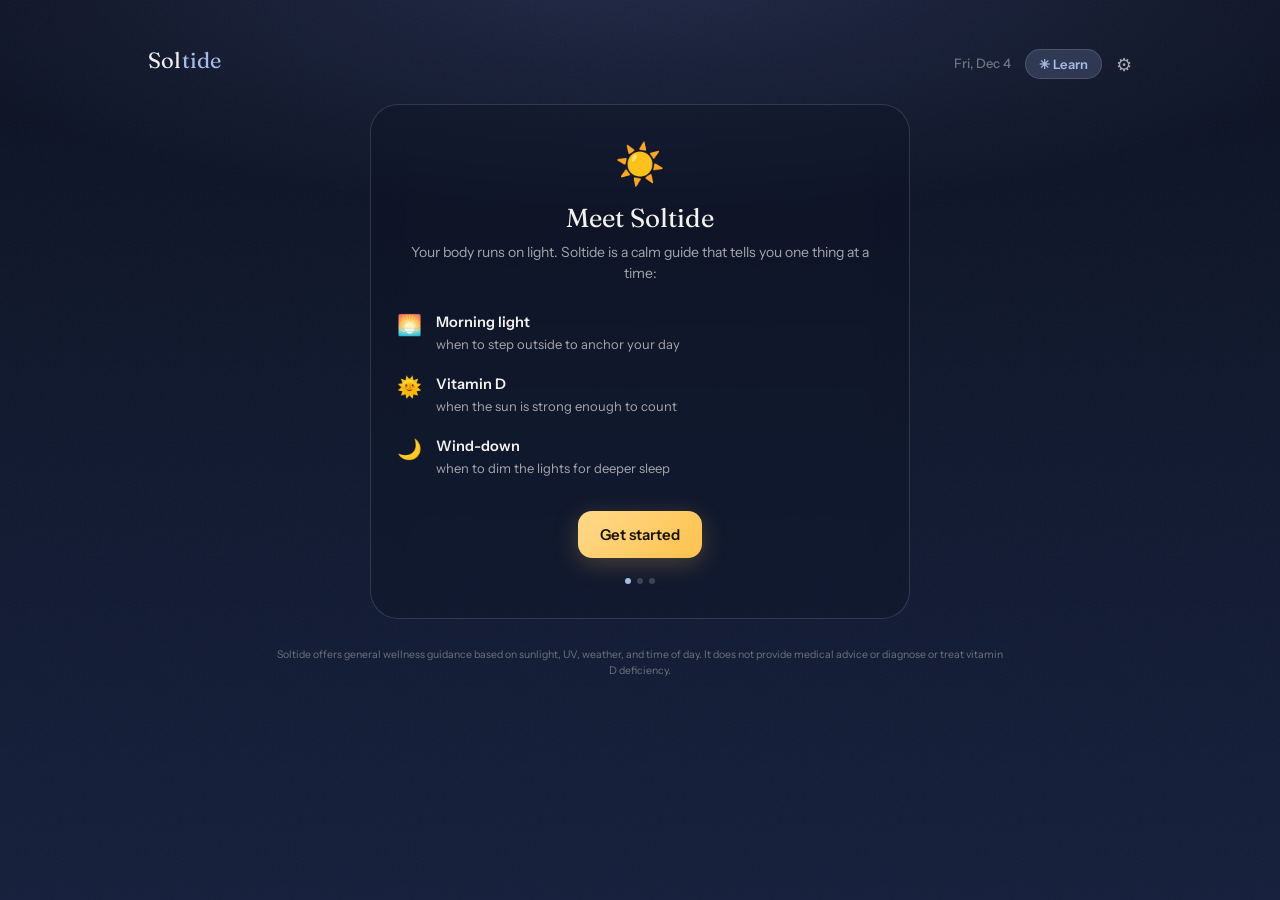
<file: index.html>
<!DOCTYPE html>
<html lang="en">
<head>
<meta charset="UTF-8">
<meta name="viewport" content="width=device-width, initial-scale=1.0, viewport-fit=cover, user-scalable=no">
<title>Soltide: your light, right now</title>
<meta name="description" content="A calm daily guide to morning light, vitamin D, and winding down.">
<meta name="apple-mobile-web-app-capable" content="yes">
<meta name="apple-mobile-web-app-status-bar-style" content="black-translucent">
<meta name="apple-mobile-web-app-title" content="Soltide">
<meta name="theme-color" content="#0b0e1a">
<link rel="icon" href="data:image/svg+xml,%3Csvg xmlns='http://www.w3.org/2000/svg' viewBox='0 0 64 64'%3E%3Ccircle cx='32' cy='32' r='14' fill='%23f5b64e'/%3E%3Ccircle cx='32' cy='32' r='22' fill='none' stroke='%23f5b64e' stroke-opacity='.35' stroke-width='3'/%3E%3C/svg%3E">
<link rel="apple-touch-icon" href="icon.png">
<link rel="manifest" href='data:application/manifest+json,{"name":"Soltide","short_name":"Soltide","display":"standalone","background_color":"%230b0e1a","theme_color":"%230b0e1a","start_url":"."}'>
<link rel="preconnect" href="https://fonts.googleapis.com">
<link rel="preconnect" href="https://fonts.gstatic.com" crossorigin>
<link href="https://fonts.googleapis.com/css2?family=Fraunces:opsz,wght@9..144,300;9..144,400;9..144,500&family=Instrument+Sans:wght@400;500;600&display=swap" rel="stylesheet">
<style>
  :root {
    /* night defaults; themes override */
    --bg-top: #0a1020;
    --bg-mid: #0f1830;
    --bg-bottom: #141d3a;
    --glow: rgba(120, 140, 230, 0.22);
    --card: rgba(10, 14, 28, 0.22);
    --card-border: rgba(255, 255, 255, 0.14);
    --ink: #f4f2ee;
    --ink-dim: rgba(244, 242, 238, 0.66);
    --ink-faint: rgba(244, 242, 238, 0.4);
    --accent: #aeb8ff;
    --accent-soft: rgba(174, 184, 255, 0.18);
    --sun: #ffc24d;
    --radius-lg: 28px;
    --radius-md: 20px;
    --serif: "Fraunces", Georgia, serif;
    --sans: "Instrument Sans", -apple-system, "Helvetica Neue", sans-serif;
  }
  /* each time of day gets a distinct sky: pre-dawn indigo → peach dawn → clear blue morning →
     luminous midday → amber golden hour → violet dusk → deep night */
  /* blue-and-warm sky palette, purple removed */
  .theme-dawn    { --bg-top:#141a34; --bg-mid:#39374f; --bg-bottom:#6a4c50; --glow:rgba(255,172,140,.3);  --accent:#ffb59b; --accent-soft:rgba(255,181,155,.2); }
  .theme-morning { --bg-top:#123056; --bg-mid:#2d5583; --bg-bottom:#5e83a8; --glow:rgba(255,206,120,.34); --accent:#ffd27a; --accent-soft:rgba(255,210,122,.2); }
  .theme-midday  { --bg-top:#134a86; --bg-mid:#2f74ad; --bg-bottom:#63a0c9; --glow:rgba(255,241,196,.4);  --accent:#fff0b0; --accent-soft:rgba(255,240,176,.22); }
  .theme-golden  { --bg-top:#1a2340; --bg-mid:#6a4844; --bg-bottom:#b06a49; --glow:rgba(255,158,92,.34);  --accent:#ffb066; --accent-soft:rgba(255,176,102,.2); }
  .theme-evening { --bg-top:#0f1730; --bg-mid:#1f2b46; --bg-bottom:#31415d; --glow:rgba(205,158,128,.22); --accent:#e6b892; --accent-soft:rgba(230,184,146,.16); }
  .theme-night   { --bg-top:#0a1020; --bg-mid:#0f1830; --bg-bottom:#141d3a; --glow:rgba(120,140,230,.2);  --accent:#a6bce8; --accent-soft:rgba(166,188,232,.18); }

  * { margin: 0; padding: 0; box-sizing: border-box; -webkit-tap-highlight-color: transparent; }
  html { height: 100%; }
  body {
    min-height: 100%;
    font-family: var(--sans);
    color: var(--ink);
    background: linear-gradient(180deg, var(--bg-top) 0%, var(--bg-mid) 55%, var(--bg-bottom) 105%);
    background-attachment: fixed;
    transition: background 1.2s ease;
    -webkit-font-smoothing: antialiased;
  }
  /* soft ambient glow behind the top of the page */
  .sky {
    position: fixed; inset: 0; pointer-events: none; z-index: 0;
    background: radial-gradient(ellipse 90% 42% at 50% -6%, var(--glow), transparent 70%);
    transition: background 1.2s ease;
  }
  /* faint grain so gradients don't band */
  .sky::after {
    content: ""; position: absolute; inset: 0; opacity: .05; mix-blend-mode: overlay;
    background-image: url("data:image/svg+xml,%3Csvg xmlns='http://www.w3.org/2000/svg' width='120' height='120'%3E%3Cfilter id='n'%3E%3CfeTurbulence type='fractalNoise' baseFrequency='.9' numOctaves='2'/%3E%3C/filter%3E%3Crect width='120' height='120' filter='url(%23n)'/%3E%3C/svg%3E");
  }

  .app {
    position: relative; z-index: 1;
    max-width: 430px; margin: 0 auto;
    padding: calc(env(safe-area-inset-top, 0px) + 20px) 20px calc(env(safe-area-inset-bottom, 0px) + 28px);
    display: flex; flex-direction: column; gap: 14px;
  }
  #main { display: flex; flex-direction: column; gap: 14px; }
  .side { display: flex; flex-direction: column; gap: 14px; }

  /* ---------- desktop / web layout ---------- */
  @media (min-width: 880px) {
    .app { max-width: 1080px; padding: 44px 44px calc(env(safe-area-inset-bottom, 0px) + 44px); gap: 22px; }
    header { padding: 4px 6px 10px; }
    .wordmark { font-size: 26px; }
    .date-line { font-size: 14px; }
    #main { display: grid; grid-template-columns: 1.3fr 0.86fr; gap: 24px; align-items: start; }
    .hero { grid-column: 1; padding: 36px 40px 30px; }
    .side { grid-column: 2; gap: 18px; }
    .hero .arc-wrap { max-width: 440px; margin: 8px auto 0; }
    .hero .sun-times { max-width: 440px; margin: -2px auto 0; }
    .hero h1 { font-size: 42px; margin-top: 2px; }
    .hero p { font-size: 15.5px; max-width: 48ch; }
    .at-value { font-size: 46px; }
    .hero-body { margin-top: 20px; }
    .state-card { max-width: 540px; margin: 0 auto; }
    footer { max-width: 760px; margin: 0 auto; }
    .card, .conditions, .edu-card { animation: none; opacity: 1; transform: none; }
  }
  @media (min-width: 880px) and (prefers-reduced-motion: no-preference) {
    .app > * { animation: rise .7s cubic-bezier(.22,.9,.3,1) both; }
  }

  /* ---------- header ---------- */
  header { display: flex; align-items: baseline; justify-content: space-between; padding: 2px 4px 4px; }
  .wordmark { font-family: var(--serif); font-weight: 400; font-size: 22px; letter-spacing: .01em; }
  .wordmark span { color: var(--accent); }
  .head-right { display: flex; align-items: center; gap: 14px; }
  .date-line { font-size: 13px; color: var(--ink-faint); font-weight: 500; }
  .gear {
    background: none; border: none; color: var(--ink-dim); cursor: pointer;
    font-size: 18px; line-height: 1; padding: 12px; margin: -12px; transform: translateY(2px);
  }
  .learn-pill {
    font-family: var(--sans); font-size: 13px; font-weight: 600; cursor: pointer;
    color: var(--accent); background: var(--accent-soft);
    border: 1px solid var(--card-border); border-radius: 100px; padding: 6px 13px;
    letter-spacing: .01em; transform: translateY(1px);
  }
  .learn-pill:active { transform: translateY(1px) scale(.96); }

  /* ---------- cards ---------- */
  .card {
    background: var(--card);
    border: 1px solid var(--card-border);
    border-radius: var(--radius-lg);
    backdrop-filter: blur(18px);
    -webkit-backdrop-filter: blur(18px);
    padding: 22px;
    opacity: 0; transform: translateY(14px);
    animation: rise .7s cubic-bezier(.22,.9,.3,1) forwards;
  }
  .card:nth-of-type(2) { animation-delay: .08s; }
  .card:nth-of-type(3) { animation-delay: .16s; }
  .card:nth-of-type(4) { animation-delay: .24s; }
  .card:nth-of-type(5) { animation-delay: .32s; }
  @keyframes rise { to { opacity: 1; transform: none; } }

  /* ---------- hero ---------- */
  .hero { padding: 18px 22px 20px; }
  .hero-body { margin-top: 16px; }
  .hero-state {
    display: inline-flex; align-items: center; gap: 7px;
    font-size: 12px; font-weight: 600; letter-spacing: .14em; text-transform: uppercase;
    color: var(--accent); background: var(--accent-soft);
    padding: 6px 12px; border-radius: 100px; margin-bottom: 14px;
  }
  .hero-state .dot { width: 6px; height: 6px; border-radius: 50%; background: var(--accent); animation: breathe 3.2s ease-in-out infinite; }
  @keyframes breathe { 0%,100% { opacity: .4; transform: scale(.85);} 50% { opacity: 1; transform: scale(1);} }
  .hero h1 { font-family: var(--serif); font-weight: 400; font-size: 27px; line-height: 1.15; letter-spacing: -.01em; margin-bottom: 6px; }
  .hero p { font-size: 14px; line-height: 1.5; color: var(--ink-dim); max-width: 36ch; }
  .hero .action { margin-top: 10px; font-size: 14px; color: var(--ink-dim); font-weight: 500; line-height: 1.45; }
  .hero .action em { font-style: normal; color: var(--accent); font-weight: 600; }
  .action-row { display: flex; align-items: center; justify-content: space-between; gap: 12px; margin-top: 16px; }
  .checkin {
    font-family: var(--sans); font-size: 14px; font-weight: 600;
    color: #171308;
    background: linear-gradient(135deg, #ffd98a, var(--sun));
    border: none; border-radius: 100px; padding: 11px 18px;
    cursor: pointer; white-space: nowrap;
    box-shadow: 0 4px 18px rgba(245, 182, 78, 0.22);
    transition: transform .15s ease, box-shadow .3s ease, opacity .3s ease;
  }
  .checkin:active { transform: scale(.96); }
  .checkin { display: block; margin-top: 16px; }
  .checkin.done {
    background: var(--accent-soft); color: var(--accent);
    box-shadow: none; cursor: default;
  }
  /* journey (gentle, cumulative gamification) */
  .journey {
    display: flex; align-items: center; gap: 9px;
    margin-top: 16px; padding-top: 15px;
    border-top: 1px solid rgba(255,255,255,.08);
  }
  .j-plant { font-size: 17px; line-height: 1; }
  .j-label { font-size: 13px; font-weight: 500; color: var(--ink-dim); }

  /* ---------- sun arc / timeline ---------- */
  .arc-wrap { position: relative; margin: 4px 0 2px; }
  .arc-wrap svg { display: block; width: 100%; height: auto; }
  /* live sun countdown, centered in the arc's empty interior */
  .arc-timer {
    position: absolute; left: 0; right: 0; top: 52%; transform: translateY(-50%);
    text-align: center; pointer-events: none;
  }
  .at-label { font-size: 10.5px; font-weight: 600; letter-spacing: .16em; text-transform: uppercase; color: var(--ink-dim); margin-bottom: 5px; }
  .at-value { font-family: var(--serif); font-weight: 400; font-size: 40px; letter-spacing: .01em; color: var(--ink); font-variant-numeric: tabular-nums; line-height: 1; }
  .at-value.ticking { color: var(--accent); }
  .arc-track { stroke: rgba(255,255,255,.1); }
  .arc-day { stroke: url(#arcGrad); }
  /* prominent sunrise / sunset */
  .sun-times { display: flex; justify-content: space-between; align-items: center; margin-top: -4px; padding: 0 4px; }
  .st { display: flex; align-items: center; gap: 9px; }
  .st.st-r { flex-direction: row; }
  .st-ico { font-size: 15px; font-weight: 700; line-height: 1; }
  .st-ico.rise { color: #ffd27a; }
  .st-ico.set { color: #e0a37e; }
  .st-wrap { display: flex; flex-direction: column; line-height: 1.15; }
  .st.st-r .st-wrap { text-align: right; }
  .st-lab { font-size: 10px; font-weight: 600; letter-spacing: .12em; text-transform: uppercase; color: var(--ink-faint); }
  .st b { font-size: 18px; font-weight: 600; letter-spacing: -.01em; color: var(--ink); font-variant-numeric: tabular-nums; }

  .windows { display: flex; flex-direction: column; gap: 2px; margin-top: 16px; }
  .win {
    display: flex; align-items: center; gap: 12px;
    padding: 10px 6px; border-radius: 12px;
    font-size: 14px;
  }
  .win.now { background: var(--accent-soft); }
  .win .w-icon { width: 26px; text-align: center; font-size: 15px; flex: none; }
  .win .w-name { font-weight: 500; }
  .win .w-time { margin-left: auto; color: var(--ink-dim); font-variant-numeric: tabular-nums; font-size: 13.5px; }
  .win.past { opacity: .42; }
  .win.now .w-time { color: var(--accent); font-weight: 600; }

  /* ---------- timeline header ---------- */
  .tl-head { display: flex; align-items: center; justify-content: space-between; margin-bottom: 6px; }
  .tl-head > span:first-child { font-size: 12px; font-weight: 600; letter-spacing: .1em; text-transform: uppercase; color: var(--ink-faint); }
  .tl-count { font-size: 12.5px; font-weight: 600; color: var(--accent); }
  .uv-dot { display: inline-block; width: 8px; height: 8px; border-radius: 50%; margin-right: 5px; transform: translateY(-1px); }
  .w-done { color: var(--sun); margin-left: 7px; font-weight: 700; }

  /* ---------- conditions (slim one-line) ---------- */
  .conditions {
    display: grid; grid-template-columns: 1fr 1fr 1fr;
    background: var(--card); border: 1px solid var(--card-border);
    border-radius: var(--radius-md); overflow: hidden;
    backdrop-filter: blur(18px); -webkit-backdrop-filter: blur(18px);
    opacity: 0; animation: rise .7s cubic-bezier(.22,.9,.3,1) forwards; animation-delay: .2s;
  }
  .cond {
    font-family: var(--sans); color: var(--ink); text-align: center;
    padding: 13px 8px; background: none; border: none;
    display: flex; flex-direction: column; gap: 3px; align-items: center; min-width: 0;
    border-right: 1px solid var(--card-border);
  }
  .cond:last-child { border-right: none; }
  button.cond { cursor: pointer; position: relative; }
  button.cond::after { content: "i"; position: absolute; top: 7px; right: 8px; font-size: 8px; font-style: italic; font-weight: 700; color: var(--accent); opacity: .7; }
  button.cond:active { background: rgba(255,255,255,.04); }
  .cond-k { font-size: 10px; font-weight: 600; letter-spacing: .1em; text-transform: uppercase; color: var(--ink-faint); }
  .cond-v { font-size: 14.5px; font-weight: 600; letter-spacing: -.01em; white-space: nowrap; overflow: hidden; text-overflow: ellipsis; max-width: 100%; }

  /* ---------- education card ---------- */
  .edu-card {
    width: 100%; text-align: left; font-family: var(--sans); cursor: pointer;
    background: linear-gradient(135deg, var(--accent-soft), rgba(255,255,255,.03));
    border: 1px solid var(--card-border); border-radius: var(--radius-md);
    padding: 16px 18px; color: var(--ink);
    backdrop-filter: blur(18px); -webkit-backdrop-filter: blur(18px);
    opacity: 0; animation: rise .7s cubic-bezier(.22,.9,.3,1) forwards; animation-delay: .28s;
  }
  .edu-card:active { transform: scale(.99); }
  .edu-top { display: flex; align-items: center; justify-content: space-between; margin-bottom: 8px; }
  .edu-eyebrow { font-size: 11px; font-weight: 600; letter-spacing: .12em; text-transform: uppercase; color: var(--accent); }
  .edu-arrow { font-size: 12px; font-weight: 600; color: var(--accent); }
  .edu-tip { font-size: 14.5px; line-height: 1.45; color: var(--ink); font-weight: 500; }

  /* ---------- today's light moments ---------- */
  .moment-dots { display: flex; gap: 8px; }
  .moment-dots span {
    width: 27px; height: 27px; border-radius: 50%;
    display: grid; place-items: center; font-size: 13px;
    background: rgba(255,255,255,.06); border: 1px solid var(--card-border);
    opacity: .4; filter: grayscale(.5);
    transition: opacity .3s ease, filter .3s ease;
  }
  .moment-dots span.hit {
    opacity: 1; filter: none;
    background: rgba(245,182,78,.14); border-color: rgba(245,182,78,.45);
    box-shadow: 0 0 10px rgba(245,182,78,.25);
    animation: pop .4s cubic-bezier(.3,1.4,.5,1);
  }
  @keyframes pop { 0% { transform: scale(.3); } 70% { transform: scale(1.3); } 100% { transform: scale(1); } }
  .w-done { color: var(--sun); margin-left: 7px; font-weight: 700; }

  /* ---------- footer ---------- */
  footer { font-size: 10.5px; line-height: 1.55; color: var(--ink-faint); text-align: center; padding: 6px 14px 0; opacity: 0; animation: rise .7s ease forwards; animation-delay: .45s; }

  /* ---------- location prompt / error states ---------- */
  .state-card { text-align: center; padding: 34px 24px; }
  .state-card .big-sun { font-size: 40px; margin-bottom: 14px; display: block; animation: breathe 3.2s ease-in-out infinite; }
  .state-card h2 { font-family: var(--serif); font-weight: 400; font-size: 26px; margin-bottom: 8px; }
  .state-card p { font-size: 14px; color: var(--ink-dim); line-height: 1.5; margin-bottom: 18px; }
  .btn {
    font-family: var(--sans); font-size: 15px; font-weight: 600;
    border: none; border-radius: 14px; padding: 14px 22px; cursor: pointer;
    background: linear-gradient(135deg, #ffd98a, var(--sun)); color: #171308;
    box-shadow: 0 6px 24px rgba(245,182,78,.25);
  }
  .btn.ghost { background: none; box-shadow: none; color: var(--ink-dim); font-weight: 500; margin-top: 4px; }

  /* ---------- onboarding ---------- */
  .ob-rows { margin: 6px 0 22px; text-align: left; }
  .ob-row { display: flex; gap: 14px; align-items: flex-start; padding: 11px 2px; }
  .ob-row > span { font-size: 20px; line-height: 1.2; flex: none; }
  .ob-row b { display: block; font-size: 14.5px; font-weight: 600; margin-bottom: 2px; }
  .ob-row small { font-size: 13px; color: var(--ink-dim); line-height: 1.4; }
  .ob-times { display: flex; gap: 12px; text-align: left; margin: 4px 0 18px; }
  .ob-times .field { flex: 1; margin-bottom: 0; }
  .state-card h2 .opt { font-size: 14px; color: var(--ink-faint); font-family: var(--sans); }
  .ob-dots { display: flex; gap: 6px; justify-content: center; margin-top: 20px; }
  .ob-dots span { width: 6px; height: 6px; border-radius: 50%; background: rgba(255,255,255,.18); transition: background .3s ease; }
  .ob-dots span.on { background: var(--accent); }

  /* ---------- day glance (for trackers) ---------- */
  .glance {
    text-align: center; font-size: 12.5px; color: var(--ink-faint); font-weight: 500;
    margin-top: 14px; padding-top: 12px; border-top: 1px solid rgba(255,255,255,.07);
    font-variant-numeric: tabular-nums;
  }
  .glance b { color: var(--ink-dim); font-weight: 600; }

  /* ---------- settings sheet ---------- */
  .sheet-veil {
    position: fixed; inset: 0; z-index: 40; background: rgba(5,6,14,.55);
    backdrop-filter: blur(4px); -webkit-backdrop-filter: blur(4px);
    opacity: 0; pointer-events: none; transition: opacity .3s ease;
  }
  .sheet {
    position: fixed; left: 0; right: 0; bottom: 0; z-index: 50;
    max-width: 430px; margin: 0 auto;
    background: linear-gradient(180deg, #191d33, #12152a);
    border: 1px solid var(--card-border); border-bottom: none;
    border-radius: 26px 26px 0 0;
    padding: 14px 22px calc(env(safe-area-inset-bottom, 0px) + 26px);
    transform: translateY(105%); transition: transform .38s cubic-bezier(.3,.9,.3,1);
    max-height: 86vh; overflow-y: auto;
  }
  .sheet.open { transform: none; }
  body.sheet-open .sheet-veil { opacity: 1; pointer-events: auto; }
  .grabber { width: 38px; height: 4px; border-radius: 4px; background: rgba(255,255,255,.2); margin: 0 auto 18px; }
  .sheet h2 { font-family: var(--serif); font-weight: 400; font-size: 24px; margin-bottom: 18px; }
  .field { margin-bottom: 18px; }
  .field label { display: block; font-size: 12px; font-weight: 600; letter-spacing: .1em; text-transform: uppercase; color: var(--ink-faint); margin-bottom: 8px; }
  .field input, .field select {
    width: 100%; font-family: var(--sans); font-size: 16px; color: var(--ink);
    background: rgba(255,255,255,.06); border: 1px solid var(--card-border);
    border-radius: 12px; padding: 13px 14px; outline: none; appearance: none;
  }
  .field input:focus { border-color: var(--accent); }
  .seg { display: flex; background: rgba(255,255,255,.06); border: 1px solid var(--card-border); border-radius: 12px; padding: 3px; }
  .seg button {
    flex: 1; font-family: var(--sans); font-size: 13.5px; font-weight: 500; color: var(--ink-dim);
    background: none; border: none; border-radius: 9px; padding: 10px 4px; cursor: pointer;
  }
  .seg button.on { background: var(--accent-soft); color: var(--accent); font-weight: 600; }
  .geo-results { display: flex; flex-direction: column; gap: 4px; margin-top: 8px; }
  .geo-results button {
    text-align: left; font-family: var(--sans); font-size: 14.5px; color: var(--ink);
    background: rgba(255,255,255,.05); border: 1px solid var(--card-border);
    border-radius: 10px; padding: 11px 13px; cursor: pointer;
  }
  .sheet .save { width: 100%; margin-top: 6px; }
  .loc-note { font-size: 12.5px; color: var(--ink-faint); margin-top: 8px; line-height: 1.5; }

  /* ---------- learn sheet (education) ---------- */
  .sheet .sub-title { font-size: 13.5px; color: var(--ink-dim); margin: -8px 0 20px; line-height: 1.5; }
  .acc { border-top: 1px solid rgba(255,255,255,.08); }
  .acc-item { border-bottom: 1px solid rgba(255,255,255,.08); }
  .acc-head {
    width: 100%; display: flex; align-items: center; gap: 12px;
    font-family: var(--sans); font-size: 15.5px; font-weight: 600; color: var(--ink);
    background: none; border: none; padding: 16px 2px; cursor: pointer; text-align: left;
  }
  .acc-head .a-emoji { font-size: 18px; flex: none; }
  .acc-head .a-chev { margin-left: auto; color: var(--ink-faint); font-size: 13px; transition: transform .3s ease; }
  .acc-item.open .a-chev { transform: rotate(90deg); }
  .acc-body { max-height: 0; overflow: hidden; transition: max-height .4s ease; }
  .acc-item.open .acc-body { max-height: 1400px; }
  .acc-body-inner { padding: 0 2px 20px; font-size: 14px; line-height: 1.62; color: var(--ink-dim); }
  .acc-body-inner p { margin-bottom: 11px; }
  .acc-body-inner p:last-child { margin-bottom: 0; }
  .acc-body-inner strong { color: var(--ink); font-weight: 600; }
  .acc-body-inner .fact {
    background: var(--accent-soft); border-radius: 12px; padding: 12px 14px; margin: 4px 0 12px;
    color: var(--ink); font-size: 13.5px; line-height: 1.5;
  }
  .acc-body-inner .fact b { color: var(--accent); }

  /* UV scale */
  .uv-scale { display: flex; flex-direction: column; gap: 5px; margin: 4px 0 12px; }
  .uv-scale .uv-row { display: flex; align-items: center; gap: 10px; font-size: 13px; }
  .uv-scale .uv-swatch { width: 34px; height: 18px; border-radius: 5px; flex: none; }
  .uv-scale .uv-range { font-weight: 600; color: var(--ink); width: 42px; }
  .uv-scale .uv-cat { color: var(--ink-dim); }
  .disclaimer-mini { font-size: 11.5px; color: var(--ink-faint); line-height: 1.5; margin-top: 6px; font-style: italic; }
  .use-gps {
    width: 100%; font-family: var(--sans); font-size: 14px; font-weight: 500; color: var(--accent);
    background: var(--accent-soft); border: none; border-radius: 12px; padding: 12px; cursor: pointer; margin-bottom: 8px;
  }

  /* ---------- reminder toggles ---------- */
  .rem-row { display: flex; justify-content: space-between; align-items: center; padding: 9px 2px; font-size: 14.5px; }
  .tog {
    width: 46px; height: 27px; border-radius: 100px; flex: none;
    background: rgba(255,255,255,.12); border: 1px solid var(--card-border);
    position: relative; cursor: pointer; transition: background .25s ease;
  }
  .tog::after {
    content: ""; position: absolute; top: 2px; left: 2px; width: 21px; height: 21px;
    border-radius: 50%; background: #fff; opacity: .9; transition: transform .25s ease;
  }
  .tog.on { background: var(--sun); border-color: var(--sun); }
  .tog.on::after { transform: translateX(19px); }

  /* ---------- accessibility ---------- */
  @media (prefers-reduced-motion: reduce) {
    *, *::before, *::after { animation-duration: .01ms !important; animation-iteration-count: 1 !important; transition-duration: .01ms !important; }
    .card, .conditions, .edu-card { opacity: 1; transform: none; }
  }

  /* toast */
  .toast {
    position: fixed; left: 50%; bottom: calc(env(safe-area-inset-bottom, 0px) + 26px);
    transform: translate(-50%, 80px); z-index: 60;
    background: #1d2138; color: var(--ink); font-size: 14px; font-weight: 500;
    border: 1px solid var(--card-border); border-radius: 100px; padding: 12px 20px;
    transition: transform .4s cubic-bezier(.3,.9,.3,1); pointer-events: none;
    box-shadow: 0 10px 30px rgba(0,0,0,.4); white-space: nowrap;
  }
  .toast.show { transform: translate(-50%, 0); }

  .hidden { display: none !important; }
</style>
</head>
<body class="theme-night">
<div class="sky"></div>

<div class="app" id="app">
  <header>
    <div class="wordmark">Sol<span>tide</span></div>
    <div class="head-right">
      <div class="date-line" id="dateLine"></div>
      <button class="learn-pill" id="learnBtn">✳ Learn</button>
      <button class="gear" id="gearBtn" aria-label="Settings">⚙︎</button>
    </div>
  </header>

  <!-- onboarding / location state -->
  <div class="card state-card" id="stateCard">
    <div class="ob-step" id="ob1">
      <span class="big-sun">☀️</span>
      <h2>Meet Soltide</h2>
      <p>Your body runs on light. Soltide is a calm guide that tells you one thing at a time:</p>
      <div class="ob-rows">
        <div class="ob-row"><span>🌅</span><div><b>Morning light</b><small>when to step outside to anchor your day</small></div></div>
        <div class="ob-row"><span>🌞</span><div><b>Vitamin D</b><small>when the sun is strong enough to count</small></div></div>
        <div class="ob-row"><span>🌙</span><div><b>Wind-down</b><small>when to dim the lights for deeper sleep</small></div></div>
      </div>
      <button class="btn" id="ob1Next">Get started</button>
    </div>
    <div class="ob-step hidden" id="ob2">
      <span class="big-sun">📍</span>
      <h2 id="stateTitle">Where are you?</h2>
      <p id="stateMsg">Sunrise, UV, and vitamin D all depend on where you stand. Your location never leaves your phone.</p>
      <button class="btn" id="geoBtn">Use my location</button><br>
      <button class="btn ghost" id="manualBtn">Enter a city instead</button>
    </div>
    <div class="ob-step hidden" id="ob3">
      <span class="big-sun">⏰</span>
      <h2>Your rhythm <small class="opt">(optional)</small></h2>
      <p>Wake and bed times tune the light windows to your real day. Not sure? Skip it. Soltide works fine without them.</p>
      <div class="ob-times">
        <div class="field"><label>Wake time</label><input type="time" id="obWake"></div>
        <div class="field"><label>Bedtime</label><input type="time" id="obBed"></div>
      </div>
      <button class="btn" id="ob3Done">Show my day</button><br>
      <button class="btn ghost" id="ob3Skip">Skip for now</button>
    </div>
    <div class="ob-dots"><span id="obd1" class="on"></span><span id="obd2"></span><span id="obd3"></span></div>
  </div>

  <!-- main UI -->
  <div id="main" class="hidden">
    <div class="card hero" id="heroCard">
      <div class="hero-state"><span class="dot"></span><span id="heroState">—</span></div>
      <div class="arc-wrap">
        <svg viewBox="0 0 340 148" id="arcSvg">
          <defs>
            <linearGradient id="arcGrad" x1="0" y1="0" x2="1" y2="0">
              <stop offset="0" stop-color="#e8a487"/>
              <stop offset=".35" stop-color="#ffd98a"/>
              <stop offset=".65" stop-color="#ffe8b0"/>
              <stop offset="1" stop-color="#f0a370"/>
            </linearGradient>
          </defs>
          <path class="arc-track" d="M 50 140 A 120 120 0 0 1 290 140" fill="none" stroke-width="2.5" stroke-linecap="round" stroke-dasharray="1 7"/>
          <path class="arc-day" id="arcDay" d="M 50 140 A 120 120 0 0 1 290 140" fill="none" stroke-width="3" stroke-linecap="round"/>
          <g id="sunDot">
            <circle r="12" fill="rgba(245,182,78,.22)"/>
            <circle r="6" fill="#ffd98a"/>
          </g>
          <g id="moonDot" class="hidden">
            <circle r="5.5" fill="#c9d2ff" opacity=".9"/>
          </g>
        </svg>
        <div class="arc-timer" id="arcTimer">
          <div class="at-label" id="atLabel">—</div>
          <div class="at-value" id="atValue">—</div>
        </div>
      </div>
      <div class="sun-times">
        <div class="st"><span class="st-ico rise">↑</span><span class="st-wrap"><span class="st-lab">Sunrise</span><b id="tSunrise">—</b></span></div>
        <div class="st st-r"><span class="st-wrap"><span class="st-lab">Sunset</span><b id="tSunset">—</b></span><span class="st-ico set">↓</span></div>
      </div>
      <div class="hero-body">
        <h1 id="heroTitle">—</h1>
        <div class="action" id="heroAction"></div>
        <button class="checkin hidden" id="checkinBtn">I got outside ☀️</button>
      </div>
    </div>

    <div class="side">
      <div class="card" id="timelineCard">
        <div class="tl-head"><span>Today's light</span><span class="tl-count" id="tlCount">0 of 3</span></div>
        <div class="windows" id="windows"></div>
        <div class="glance" id="glance"></div>
      </div>

      <div class="conditions">
        <button class="cond" data-topic="uv">
          <span class="cond-k">UV</span>
          <span class="cond-v" id="uvValue">—</span>
        </button>
        <div class="cond">
          <span class="cond-k">Weather</span>
          <span class="cond-v" id="wxValue">—</span>
        </div>
        <button class="cond" data-topic="vitd">
          <span class="cond-k">Vitamin D</span>
          <span class="cond-v" id="vdValue">—</span>
        </button>
      </div>

      <button class="edu-card" id="learnStrip">
        <div class="edu-top"><span class="edu-eyebrow">✳ Light tip</span><span class="edu-arrow">Learn ›</span></div>
        <div class="edu-tip" id="eduTip"></div>
      </button>
    </div>

  </div>

  <footer>Soltide offers general wellness guidance based on sunlight, UV, weather, and time of day. It does not provide medical advice or diagnose or treat vitamin D deficiency.</footer>
</div>

<!-- settings -->
<div class="sheet-veil" id="veil"></div>
<div class="sheet" id="sheet" role="dialog" aria-label="Settings">
  <div class="grabber"></div>
  <h2>Settings</h2>

  <div class="field">
    <label>Location</label>
    <button class="use-gps" id="gpsBtn">📍 Use my current location</button>
    <input type="text" id="cityInput" placeholder="Or search a city…" autocomplete="off">
    <div class="geo-results" id="geoResults"></div>
    <div class="loc-note" id="locNote"></div>
  </div>

  <div class="field">
    <label>Wake time <span style="text-transform:none;letter-spacing:0;font-weight:400">(optional)</span></label>
    <input type="time" id="wakeInput">
  </div>

  <div class="field">
    <label>Bedtime <span style="text-transform:none;letter-spacing:0;font-weight:400">(optional)</span></label>
    <input type="time" id="bedInput">
  </div>

  <div class="field">
    <label>Skin &amp; sun</label>
    <div class="seg" id="skinSeg">
      <button data-v="fair">Burns easily</button>
      <button data-v="medium" class="on">Medium</button>
      <button data-v="dark">Rarely burns</button>
    </div>
  </div>

  <div class="field">
    <label>Units</label>
    <div class="seg" id="unitSeg">
      <button data-v="f" class="on">°F</button>
      <button data-v="c">°C</button>
    </div>
  </div>

  <div class="field">
    <label>Reminders</label>
    <div class="rem-row"><span>🌅 Morning light</span><button class="tog" id="remMorning" aria-label="Morning light reminder"></button></div>
    <div class="rem-row"><span>🌞 Vitamin D window</span><button class="tog" id="remMidday" aria-label="Vitamin D reminder"></button></div>
    <div class="rem-row"><span>🌙 Evening wind-down</span><button class="tog" id="remEvening" aria-label="Evening wind-down reminder"></button></div>
    <div class="loc-note" id="remNote"></div>
    <button class="use-gps hidden" id="icsBtn" style="margin-top:10px">📅 Add reminders to my calendar</button>
  </div>

  <button class="btn save" id="saveBtn">Done</button>
</div>

<!-- learn / education -->
<div class="sheet" id="learnSheet" role="dialog" aria-label="Learn">
  <div class="grabber"></div>
  <h2>Why light matters</h2>
  <p class="sub-title">Your body has an internal clock. Light is how you set it. A few plain-language basics, and the science underneath them.</p>
  <div class="acc" id="learnAcc"></div>
  <p class="disclaimer-mini">Soltide is general wellness education, not medical advice. It does not diagnose or treat any condition, including vitamin D deficiency. Talk to a clinician about supplements or blood levels.</p>
</div>

<div class="toast" id="toast"></div>

<script>
"use strict";

/* ============================================================
   Soltide — single-file circadian rhythm companion
   Data: Open-Meteo (weather/UV/geocoding). Solar math: local.
   Storage: localStorage only. No backend, no accounts.
   Debug: append ?sim=HH:MM (or full ISO) to simulate a time.
   ============================================================ */

const $ = id => document.getElementById(id);
const LS = {
  get(k, fb) { try { const v = localStorage.getItem("sol_" + k); return v == null ? fb : JSON.parse(v); } catch { return fb; } },
  set(k, v) { try { localStorage.setItem("sol_" + k, JSON.stringify(v)); } catch {} }
};

/* ---------- simulated clock for testing ---------- */
const simParam = new URLSearchParams(location.search).get("sim");
let simOffset = 0;
if (simParam) {
  const target = /^\d{1,2}:\d{2}$/.test(simParam)
    ? new Date(new Date().toDateString() + " " + simParam)
    : new Date(simParam);
  if (!isNaN(target)) simOffset = target - Date.now();
}
const now = () => new Date(Date.now() + simOffset);

/* ---------- solar math (NOAA approximation) ---------- */
const rad = Math.PI / 180;
function dayOfYear(d) {
  return Math.floor((d - new Date(d.getFullYear(), 0, 0)) / 864e5);
}
function solarDeclination(d) {
  return -23.44 * rad * Math.cos(2 * Math.PI / 365 * (dayOfYear(d) + 10));
}
function equationOfTime(d) { // minutes
  const b = 2 * Math.PI * (dayOfYear(d) - 81) / 364;
  return 9.87 * Math.sin(2 * b) - 7.53 * Math.cos(b) - 1.5 * Math.sin(b);
}
function solarElevation(lat, lng, when) {
  const decl = solarDeclination(when);
  const utcHours = when.getUTCHours() + when.getUTCMinutes() / 60 + when.getUTCSeconds() / 3600;
  const solarTime = utcHours + lng / 15 + equationOfTime(when) / 60; // hours
  const hourAngle = (solarTime - 12) * 15 * rad;
  const latR = lat * rad;
  const sinEl = Math.sin(latR) * Math.sin(decl) + Math.cos(latR) * Math.cos(decl) * Math.cos(hourAngle);
  return Math.asin(Math.max(-1, Math.min(1, sinEl))) / rad; // degrees
}
function sunTimes(lat, lng, d) {
  // returns {sunrise, sunset, solarNoon} as Dates, or nulls (polar day/night)
  const decl = solarDeclination(d);
  const latR = lat * rad;
  const cosH = (Math.sin(-0.833 * rad) - Math.sin(latR) * Math.sin(decl)) / (Math.cos(latR) * Math.cos(decl));
  const noonUTCh = 12 - lng / 15 - equationOfTime(d) / 60;
  const mkUTC = h => {
    const base = new Date(Date.UTC(d.getFullYear(), d.getMonth(), d.getDate()));
    return new Date(base.getTime() + h * 36e5);
  };
  const solarNoon = mkUTC(noonUTCh);
  if (cosH < -1) return { sunrise: null, sunset: null, solarNoon, polar: "day" };
  if (cosH > 1)  return { sunrise: null, sunset: null, solarNoon, polar: "night" };
  const H = Math.acos(cosH) / rad / 15; // half day length in hours
  return { sunrise: mkUTC(noonUTCh - H), sunset: mkUTC(noonUTCh + H), solarNoon, polar: null };
}

/* ---------- formatting ---------- */
function fmtTime(d) {
  if (!d) return "—";
  return d.toLocaleTimeString([], { hour: "numeric", minute: "2-digit" }).replace(/\s?([AP]M)/i, (m, p) => " " + p.toUpperCase());
}
function fmtDur(ms) {
  const m = Math.max(0, Math.round(ms / 6e4));
  const h = Math.floor(m / 60), r = m % 60;
  if (h && r) return `${h}h ${r}m`;
  if (h) return `${h}h`;
  return `${r}m`;
}
const dayKey = d => d.getFullYear() + "-" + String(d.getMonth() + 1).padStart(2, "0") + "-" + String(d.getDate()).padStart(2, "0");
function fmtRange(a, b) {
  if (!a || !b) return "—";
  const sa = fmtTime(a), sb = fmtTime(b);
  const ma = sa.slice(-2), mb = sb.slice(-2);
  return ma === mb ? sa.slice(0, -3) + "–" + sb : sa + " – " + sb;
}

/* ---------- weather code labels (WMO) ---------- */
function wxLabel(code) {
  const map = {
    0: ["Clear", "☀️"], 1: ["Mostly clear", "🌤"], 2: ["Partly cloudy", "⛅️"], 3: ["Overcast", "☁️"],
    45: ["Foggy", "🌫"], 48: ["Foggy", "🌫"],
    51: ["Light drizzle", "🌦"], 53: ["Drizzle", "🌦"], 55: ["Drizzle", "🌧"],
    61: ["Light rain", "🌧"], 63: ["Rain", "🌧"], 65: ["Heavy rain", "🌧"],
    66: ["Freezing rain", "🌧"], 67: ["Freezing rain", "🌧"],
    71: ["Light snow", "🌨"], 73: ["Snow", "🌨"], 75: ["Heavy snow", "❄️"], 77: ["Snow", "🌨"],
    80: ["Showers", "🌦"], 81: ["Showers", "🌧"], 82: ["Heavy showers", "🌧"],
    85: ["Snow showers", "🌨"], 86: ["Snow showers", "❄️"],
    95: ["Thunderstorm", "⛈"], 96: ["Thunderstorm", "⛈"], 99: ["Thunderstorm", "⛈"]
  };
  return map[code] || ["—", ""];
}
function uvInfo(uv) {
  if (uv == null) return { cat: "—", color: "#888" };
  if (uv < 3)  return { cat: "Low", color: "#7ed491" };
  if (uv < 6)  return { cat: "Moderate", color: "#f2d066" };
  if (uv < 8)  return { cat: "High", color: "#f2a25c" };
  if (uv < 11) return { cat: "Very high", color: "#ef7070" };
  return { cat: "Extreme", color: "#c77dde" };
}

/* ---------- settings ---------- */
const settings = {
  loc: LS.get("loc", null),          // {lat, lng, name}
  wake: LS.get("wake", ""),          // "HH:MM"
  bed: LS.get("bed", ""),
  skin: LS.get("skin", "medium"),
  units: LS.get("units", "f"),
  reminders: LS.get("reminders", { morning: false, midday: false, evening: false })
};

/* ---------- tracking: one evergreen sun-time stopwatch ----------
   Start/stop as many times as you like; every session adds to today's total.
   The morning-light and vitamin-D windows are guidance; a session that lands
   in one auto-marks it (a ✓), but you never have to think about them.
   Days reset on their own; no chains, no guilt. */
const MOMENTS = ["morning", "midday"];      // sun windows that can be auto-marked
function getMoments() { return LS.get("moments", {}); }
function todayMoments() { return getMoments()[dayKey(now())] || {}; }
function todaySunMin() { return (LS.get("sunmin", {})[dayKey(now())]) || {}; }
function todaySunTotal() { return todaySunMin().total || 0; }

// which guidance window (if any) contains the given moment right now
function currentSunWindow(day) {
  if (!day) return null;
  const t = now();
  if (day.vd && t >= day.vd.start && t <= day.vd.end) return "midday";
  if (day.mlStart && day.mlEnd && t >= day.mlStart && t <= day.mlEnd) return "morning";
  return null;
}
// record a finished session: add to today's total, and mark/accumulate the window it fell in
function logSunSession(minutes, window) {
  const k = dayKey(now());
  const mins = LS.get("sunmin", {});
  const day = mins[k] || {};
  day.total = (day.total || 0) + minutes;
  if (window) day[window] = (day[window] || 0) + minutes;
  mins[k] = day; LS.set("sunmin", mins);
  if (window) { const all = getMoments(); all[k] = { ...(all[k] || {}), [window]: true }; LS.set("moments", all); }
}

/* real wall-clock stopwatch; survives reload / backgrounding */
function getSession() { return LS.get("session", null); }        // { start: ms }
function startSession() { LS.set("session", { start: Date.now() }); }
function clearSession() { try { localStorage.removeItem("sol_session"); } catch {} }
function sessionElapsedMs() { const s = getSession(); return s ? Date.now() - s.start : 0; }
function stopSession() {
  const s = getSession(); if (!s) return 0;
  const mins = Math.max(1, Math.round(sessionElapsedMs() / 60000));
  logSunSession(mins, currentSunWindow(lastDay));
  clearSession();
  return mins;
}
// migrate the old single-tap checkins (each counted as a morning)
(function migrateCheckins() {
  const old = LS.get("checkins", null);
  if (!old || !old.length) return;
  const all = getMoments();
  old.forEach(d => { all[d] = { ...(all[d] || {}), morning: true }; });
  LS.set("moments", all);
  try { localStorage.removeItem("sol_checkins"); } catch {}
})();

/* ---------- data fetch ---------- */
let wx = null; // { tempF, tempC, code, cloud, uvNow, uvMax, uvPeak: Date, hourly: [{t: Date, uv}] , fetchedAt }

async function fetchWeather(lat, lng) {
  const url = `https://api.open-meteo.com/v1/forecast?latitude=${lat}&longitude=${lng}` +
    `&current=temperature_2m,weather_code,cloud_cover,uv_index` +
    `&hourly=uv_index&daily=uv_index_max&forecast_days=2&timezone=auto`;
  const res = await fetch(url);
  if (!res.ok) throw new Error("weather fetch failed");
  const j = await res.json();
  const hourly = (j.hourly?.time || []).map((t, i) => ({ t: new Date(t), uv: j.hourly.uv_index[i] }));
  // today's UV peak hour
  const todayK = dayKey(now());
  let uvPeak = null, uvMax = j.daily?.uv_index_max?.[0] ?? null, best = -1;
  for (const h of hourly) {
    if (dayKey(h.t) === todayK && h.uv > best) { best = h.uv; uvPeak = h.t; }
  }
  const tempC = j.current.temperature_2m;
  wx = {
    tempC, tempF: tempC * 9 / 5 + 32,
    code: j.current.weather_code, cloud: j.current.cloud_cover,
    uvNow: j.current.uv_index, uvMax, uvPeak, hourly,
    fetchedAt: Date.now()
  };
  LS.set("wxCache", wx);
}

/* ---------- vitamin D window ----------
   Conservative: solar elevation ≥ 30° AND forecast UV ≥ 3 (≥2.5 for fair skin).
   Scans today's hours; returns {start, end} or null. */
function vitaminDWindow(lat, lng) {
  const uvNeeded = settings.skin === "fair" ? 2.5 : settings.skin === "dark" ? 3.5 : 3;
  const uvAt = t => {
    if (!wx?.hourly?.length) return null;
    let bestH = null, bestGap = Infinity;
    for (const h of wx.hourly) {
      const gap = Math.abs(h.t - t);
      if (gap < bestGap) { bestGap = gap; bestH = h; }
    }
    return bestH ? bestH.uv : null;
  };
  const base = now(); base.setHours(0, 0, 0, 0);
  let start = null, end = null;
  for (let m = 0; m < 1440; m += 10) {
    const t = new Date(base.getTime() + m * 6e4);
    const el = solarElevation(lat, lng, t);
    const uv = uvAt(t);
    const ok = el >= 30 && (uv == null ? el >= 38 : uv >= uvNeeded); // fall back to pure sun-angle if UV missing
    if (ok && !start) start = t;
    if (ok) end = t;
  }
  return start ? { start, end } : null;
}

/* ---------- circadian state machine ---------- */
function computeDay(lat, lng) {
  const t = now();
  const st = sunTimes(lat, lng, t);
  const { sunrise, sunset } = st;
  const vd = vitaminDWindow(lat, lng);

  // morning light window: sunrise → sunrise+2.5h; if wake set and later, wake → wake+90m
  let mlStart = sunrise, mlEnd = sunrise ? new Date(sunrise.getTime() + 2.5 * 36e5) : null;
  if (settings.wake && sunrise) {
    const [h, m] = settings.wake.split(":").map(Number);
    const wakeT = new Date(t); wakeT.setHours(h, m, 0, 0);
    if (wakeT > sunrise) { mlStart = wakeT; mlEnd = new Date(wakeT.getTime() + 1.5 * 36e5); }
  }
  // dim-down: bedtime-2h if set, else sunset+45m
  let dimStart = null;
  if (settings.bed && sunset) {
    const [h, m] = settings.bed.split(":").map(Number);
    const bedT = new Date(t); bedT.setHours(h, m, 0, 0);
    if (bedT.getHours() < 12) bedT.setDate(bedT.getDate() + (t.getHours() >= 12 ? 0 : 0)); // after-midnight bedtimes: keep same calendar day for display
    dimStart = new Date(bedT.getTime() - 2 * 36e5);
  } else if (sunset) {
    dimStart = new Date(sunset.getTime() + 45 * 6e4);
  }
  const goldenStart = sunset ? new Date(sunset.getTime() - 60 * 6e4) : null;

  return { t, sunrise, sunset, solarNoon: st.solarNoon, polar: st.polar, vd, mlStart, mlEnd, dimStart, goldenStart };
}

function pickState(day) {
  const { t, sunrise, sunset, vd, mlStart, mlEnd, dimStart, goldenStart, polar } = day;
  // tomorrow's sunrise, for evening/night "next best time" suggestions
  const tmrw = new Date(t); tmrw.setDate(tmrw.getDate() + 1);
  const nextRise = sunTimes(day.lat, day.lng, tmrw).sunrise;
  const nextRiseRange = nextRise ? fmtRange(nextRise, new Date(nextRise.getTime() + 30 * 6e4)) : null;
  const badWx = wx && [61,63,65,66,67,71,73,75,77,80,81,82,85,86,95,96,99].includes(wx.code);
  const outsideLine = badWx
    ? "Weather is rough right now, so sit near your brightest window, or step out briefly when it eases."
    : null;

  if (polar === "night") return {
    key: "polarNight", label: "Polar night", title: "Little sun this season",
    sub: "The sun stays below the horizon at your latitude right now. Bright indoor light in the morning and dim evenings still help your rhythm.",
    action: "Bright light on waking, low light at night", moment: null
  };
  if (polar === "day") return {
    key: "polarDay", label: "Midnight sun", title: "The sun is up around the clock",
    sub: "Keep a steady rhythm: light anchors in the morning, and darken your bedroom well before sleep.",
    action: "Darken your evenings on a schedule", moment: "midday"
  };

  if (t < sunrise) {
    const gap = sunrise - t;
    return {
      key: "preDawn", label: "Before sunrise", title: "Prepare for morning light",
      sub: "Light soon after sunrise is the strongest signal you can give your body clock.",
      action: `☀️ Step outside <em>${fmtRange(sunrise, new Date(sunrise.getTime() + 30 * 6e4))}</em>`, moment: null
    };
  }
  if (t >= sunrise && t < mlEnd && (!vd || t < vd.start)) {
    const inWindow = t >= mlStart;
    return {
      key: "morning", label: "Morning light", title: inWindow ? "Get outside now" : "Morning light is here",
      sub: outsideLine || "Even a cloudy sky is far brighter than indoor light.",
      action: `☀️ Best time: <em>now, 10–20 min</em> · until ${fmtTime(mlEnd)}`, moment: "morning"
    };
  }
  if (vd && t >= vd.start && t <= vd.end) {
    const uv = wx?.uvNow;
    const careful = uv != null && uv >= 6 ? " UV is high, so keep it short." : "";
    return {
      key: "vitd", label: "Vitamin D window", title: "Vitamin D possible now",
      sub: outsideLine || `The sun is high enough for your skin to make vitamin D.${careful}`,
      action: `☀️ Best time: <em>now, 10–15 min</em> · until ${fmtTime(vd.end)}`, moment: "midday"
    };
  }
  if (sunset && t < goldenStart) {
    const stillMorningish = t < new Date(sunrise.getTime() + 4 * 36e5);
    return stillMorningish ? {
      key: "lateMorning", label: "Daylight", title: "Still a good light window",
      sub: outsideLine || "You haven't missed anything. Daylight now still counts.",
      action: "☀️ Good time: <em>now</em> · a short walk counts", moment: "morning"
    } : {
      key: "afternoon", label: "Afternoon", title: "Anchor your afternoon",
      sub: outsideLine || "A few minutes of daylight now sets up better sleep tonight.",
      action: "☀️ Good time: <em>now</em> · even 5–10 min helps", moment: "midday"
    };
  }
  if (sunset && t >= goldenStart && t < sunset) {
    return {
      key: "golden", label: "Golden hour", title: "Good evening light",
      sub: "Warm, low sunlight is a gentle signal that the day is winding down.",
      action: `🌇 Last light: <em>now until ${fmtTime(sunset)}</em>`, moment: "midday"
    };
  }
  if (sunset && t >= sunset && dimStart && t < dimStart) {
    return {
      key: "dusk", label: "After sunset", title: "Dim down soon",
      sub: `Ease toward warmer, lower light after ${fmtTime(dimStart)}.`,
      action: nextRiseRange ? `☀️ Next light: <em>tomorrow ${nextRiseRange}</em>` : "Warm lamps, fewer bright screens", moment: "evening"
    };
  }
  // dim window or night
  return {
    key: "night", label: "Night", title: "Protect sleep",
    sub: "Keep light low and warm from here to protect tonight's sleep.",
    action: nextRiseRange ? `☀️ Morning light: <em>tomorrow ${nextRiseRange}</em>` : "Low light only", moment: "evening"
  };
}

/* ---------- rendering ---------- */
function applyTheme(day) {
  const { t, sunrise, sunset } = day;
  let theme = "night";
  if (sunrise && sunset) {
    const dawnStart = new Date(sunrise.getTime() - 45 * 6e4);
    const morningEnd = new Date(sunrise.getTime() + 2.5 * 36e5);
    const goldenStart = new Date(sunset.getTime() - 60 * 6e4);
    const duskEnd = new Date(sunset.getTime() + 60 * 6e4);
    if (t >= dawnStart && t < sunrise) theme = "dawn";
    else if (t >= sunrise && t < morningEnd) theme = "morning";
    else if (t >= morningEnd && t < goldenStart) theme = "midday";
    else if (t >= goldenStart && t < sunset) theme = "golden";
    else if (t >= sunset && t < duskEnd) theme = "evening";
  }
  document.body.className = "theme-" + theme + (document.body.classList.contains("sheet-open") ? " sheet-open" : "");
}

function renderArc(day) {
  const { t, sunrise, sunset } = day;
  const svgNS = "http://www.w3.org/2000/svg";
  const cx = 170, cy = 140, r = 120;
  const pos = frac => {
    const a = Math.PI - frac * Math.PI; // 180° → 0°
    return { x: cx + r * Math.cos(a), y: cy - r * Math.sin(a) };
  };
  const sun = $("sunDot"), moon = $("moonDot"), arcDay = $("arcDay");
  if (!sunrise || !sunset) { sun.classList.add("hidden"); moon.classList.add("hidden"); return; }
  const total = Math.PI * r; // arc length ≈ 471 for r=150
  arcDay.setAttribute("stroke-dasharray", total);
  const dayFrac = Math.min(1, Math.max(0, (t - sunrise) / (sunset - sunrise)));
  if (t >= sunrise && t <= sunset) {
    arcDay.setAttribute("stroke-dashoffset", total * (1 - dayFrac));
    const p = pos(dayFrac);
    sun.setAttribute("transform", `translate(${p.x} ${p.y})`);
    sun.classList.remove("hidden"); moon.classList.add("hidden");
  } else {
    // night: show completed (if after sunset) or empty (before sunrise) arc, moon travels the night span
    arcDay.setAttribute("stroke-dashoffset", t > sunset ? 0 : total);
    let nightFrac;
    if (t > sunset) {
      const nextRise = new Date(sunrise.getTime() + 864e5);
      nightFrac = (t - sunset) / (nextRise - sunset);
    } else {
      const prevSet = new Date(sunset.getTime() - 864e5);
      nightFrac = (t - prevSet) / (sunrise - prevSet);
    }
    const p = pos(Math.min(1, Math.max(0, nightFrac)));
    moon.setAttribute("transform", `translate(${p.x} ${p.y})`);
    moon.classList.remove("hidden"); sun.classList.add("hidden");
  }
}

function renderWindows(day) {
  const { t, sunrise, sunset, vd, mlStart, mlEnd, dimStart } = day;
  const tm = todayMoments(), sm = todaySunMin();
  const rows = [];
  if (sunrise) rows.push({ icon: "🌅", name: "Morning light", start: mlStart, end: mlEnd, time: fmtRange(mlStart, mlEnd), done: tm.morning, min: sm.morning });
  if (vd) rows.push({ icon: "🌞", name: "Vitamin D", start: vd.start, end: vd.end, time: fmtRange(vd.start, vd.end), done: tm.midday, min: sm.midday });
  else rows.push({ icon: "🌞", name: "Vitamin D", start: null, end: null, time: "Not today", muted: true });
  if (dimStart) rows.push({ icon: "🌙", name: "Dim down", start: dimStart, end: null, time: `after ${fmtTime(dimStart)}`, done: tm.evening });

  $("windows").innerHTML = rows.map(r => {
    let cls = "win";
    if (r.start && r.end && t >= r.start && t <= r.end) cls += " now";
    else if (r.start && !r.end && t >= r.start) cls += " now";
    else if ((r.end && t > r.end) || r.muted) cls += " past";
    const done = r.done ? '<span class="w-done">✓</span>' : "";
    // for a completed sun moment, show the logged minutes in place of the window time
    const right = (r.done && r.min) ? `${r.min} min` : r.time;
    return `<div class="${cls}"><span class="w-icon">${r.icon}</span><span class="w-name">${r.name}${done}</span><span class="w-time">${right}</span></div>`;
  }).join("");
}

function renderChips() {
  const uv = wx?.uvNow;
  const info = uvInfo(uv);
  $("uvValue").innerHTML = uv == null ? "—"
    : `<span class="uv-dot" style="background:${info.color}"></span>${Math.round(uv)} ${info.cat}`;
  if (wx) {
    const [label] = wxLabel(wx.code);
    const temp = settings.units === "c" ? Math.round(wx.tempC) + "°" : Math.round(wx.tempF) + "°";
    $("wxValue").textContent = `${temp} ${label}`;
  } else {
    $("wxValue").textContent = "—";
  }
}

function renderVitaminChip(day) {
  const { t, vd } = day;
  if (!vd) { $("vdValue").textContent = "Unlikely"; return; }
  if (t < vd.start) $("vdValue").textContent = "Later";
  else if (t <= vd.end) $("vdValue").textContent = "Now";
  else $("vdValue").textContent = "Passed";
}

/* today's completion → timeline header count */
function renderMoments() {
  const tot = todaySunTotal();
  $("tlCount").textContent = tot ? `${tot} min of sun ☀️` : "";
}


/* rotating daily light tip (stable per day) */
const TIPS = [
  "A few minutes of bright outdoor light beats a long time in a dim room.",
  "Cloudy morning? Still counts. Outdoors is far brighter than any room.",
  "You can't see or feel UV. A cool, grey day can still carry plenty.",
  "Your skin caps how much vitamin D it makes, so brief and regular wins.",
  "Dimmer, warmer light at night helps sleep arrive on time.",
  "In the morning, look toward the bright sky, never straight at the sun.",
  "Light is the strongest signal your body clock uses to set itself.",
  "Getting light at a steady time each day matters more than any single day."
];
function renderEduTip() {
  const doy = Math.floor((now() - new Date(now().getFullYear(), 0, 0)) / 864e5);
  $("eduTip").textContent = TIPS[doy % TIPS.length];
}

function renderAll() {
  if (!settings.loc) return;
  const { lat, lng } = settings.loc;
  const day = computeDay(lat, lng);
  day.lat = lat; day.lng = lng;
  lastDay = day;
  const state = pickState(day);

  // header date + location
  $("dateLine").textContent = now().toLocaleDateString([], { weekday: "short", month: "short", day: "numeric" }) +
    (settings.loc.name ? " · " + settings.loc.name : "");

  applyTheme(day);
  $("heroState").textContent = state.label;
  $("heroTitle").textContent = state.title;
  $("heroAction").innerHTML = state.action || "";

  // one evergreen sun-time button: start/stop, always available while the sun is up
  const btn = $("checkinBtn");
  const sess = getSession();
  const t = now();
  const daytime = day.sunrise && day.sunset && t >= day.sunrise && t < day.sunset;
  if (sess) {
    btn.classList.remove("hidden", "done");
    btn.textContent = "Stop & log ■";
    btn.disabled = false;
  } else if (daytime) {
    btn.classList.remove("hidden", "done");
    btn.textContent = "Start sun time ☀️";
    btn.disabled = false;
  } else {
    btn.classList.add("hidden");
  }

  $("tSunrise").textContent = fmtTime(day.sunrise);
  $("tSunset").textContent = fmtTime(day.sunset);
  const fmtHour = d => d.toLocaleTimeString([], { hour: "numeric" }).replace(" ", "");
  const sunTot = todaySunTotal();
  const sunBit = "";  // shown in the timeline header instead
  const uvPeakBit = wx?.uvPeak && wx?.uvMax != null ? ` · UV peak <b>${Math.round(wx.uvMax)}</b> at ${fmtHour(wx.uvPeak)}` : "";
  $("glance").innerHTML = (day.sunrise && day.sunset)
    ? `${sunBit}<b>${fmtDur(day.sunset - day.sunrise)}</b> daylight · noon <b>${fmtTime(day.solarNoon)}</b>${uvPeakBit}`
    : "";
  renderArc(day);
  renderWindows(day);
  renderChips();
  renderVitaminChip(day);
  renderMoments();
  renderEduTip();
  renderTimer();
  checkReminders(day);
}
let currentMoment = null;
let lastDay = null;

/* ---------- live sun countdown ----------
   Counts to the next sun event: daylight-left to sunset, or time to next
   sunrise at night. Calm "Xh Ym" when far off; ticks to M:SS in the final
   hour, when a countdown actually nudges you to catch the light. */
function fmtCountdown(ms) {
  const s = Math.max(0, Math.floor(ms / 1000));
  const h = Math.floor(s / 3600), m = Math.floor((s % 3600) / 60), sec = s % 60;
  if (h > 0) return { text: `${h}h ${m}m`, ticking: false };
  return { text: `${m}:${String(sec).padStart(2, "0")}`, ticking: true };
}
function fmtStopwatch(ms) {
  const s = Math.max(0, Math.floor(ms / 1000));
  const m = Math.floor(s / 60), sec = s % 60;
  return `${m}:${String(sec).padStart(2, "0")}`;
}
function renderTimer() {
  const val = $("atValue"), lab = $("atLabel");
  // a running sun session takes over the arc display: live count-up
  const sess = getSession();
  if (sess) {
    const goal = currentSunWindow(lastDay) === "morning" ? 20 : 15;  // gentle target
    const ms = sessionElapsedMs();
    const hit = ms >= goal * 60000;
    lab.textContent = hit ? "Sun time · goal reached ✓" : `Sun time · goal ${goal} min`;
    val.textContent = fmtStopwatch(ms);
    val.classList.add("ticking");
    return;
  }
  const day = lastDay;
  if (!day || !day.sunrise || !day.sunset) {
    lab.textContent = day && day.polar === "day" ? "Midnight sun" : day && day.polar === "night" ? "Polar night" : "";
    val.textContent = day && day.polar ? "—" : "";
    val.classList.remove("ticking");
    return;
  }
  const t = now();
  let target, label;
  if (t >= day.sunrise && t < day.sunset) {
    target = day.sunset; label = "Daylight left";
  } else {
    let nr = day.sunrise;
    if (t >= day.sunset) {
      const tm = new Date(t); tm.setDate(tm.getDate() + 1);
      nr = sunTimes(day.lat, day.lng, tm).sunrise || day.sunrise;
    }
    target = nr; label = "Until sunrise";
  }
  const { text, ticking } = fmtCountdown(target - t);
  lab.textContent = label;
  val.textContent = text;
  val.classList.toggle("ticking", ticking);
}

/* ---------- boot / location flow ---------- */
let onboarding = !settings.loc && !LS.get("onboarded", false);
function obStep(n) {
  ["ob1", "ob2", "ob3"].forEach((id, i) => $(id).classList.toggle("hidden", i !== n - 1));
  ["obd1", "obd2", "obd3"].forEach((id, i) => $(id).classList.toggle("on", i === n - 1));
}
function finishOnboarding() {
  if ($("obWake").value) { settings.wake = $("obWake").value; LS.set("wake", settings.wake); }
  if ($("obBed").value) { settings.bed = $("obBed").value; LS.set("bed", settings.bed); }
  LS.set("onboarded", true); onboarding = false;
  showMain(); renderAll();
}
$("ob1Next").addEventListener("click", () => obStep(2));
$("ob3Done").addEventListener("click", finishOnboarding);
$("ob3Skip").addEventListener("click", () => { $("obWake").value = ""; $("obBed").value = ""; finishOnboarding(); });

function showMain() {
  $("stateCard").classList.add("hidden");
  $("main").classList.remove("hidden");
}
function showStateCard(title, msg, showGeo = true) {
  $("stateCard").classList.remove("hidden");
  $("main").classList.add("hidden");
  $("stateTitle").textContent = title;
  $("stateMsg").textContent = msg;
  $("geoBtn").style.display = showGeo ? "" : "none";
}

async function startWithLocation(loc) {
  settings.loc = loc;
  LS.set("loc", loc);
  if (onboarding) obStep(3); else showMain();
  try {
    await fetchWeather(loc.lat, loc.lng);
  } catch {
    const cached = LS.get("wxCache", null);
    if (cached) {
      wx = cached;
      wx.hourly = (wx.hourly || []).map(h => ({ t: new Date(h.t), uv: h.uv }));
      if (wx.uvPeak) wx.uvPeak = new Date(wx.uvPeak);
      toast("Offline. Showing last known conditions");
    } else {
      toast("Weather unavailable, but sun times still work");
    }
  }
  renderAll();
}

function requestGeo(fromSheet = false) {
  if (!navigator.geolocation) { toast("Location not supported. Search a city instead"); return; }
  const btn = fromSheet ? $("gpsBtn") : $("geoBtn");
  const orig = btn.textContent;
  btn.textContent = "Locating…";
  navigator.geolocation.getCurrentPosition(async pos => {
    const { latitude: lat, longitude: lng } = pos.coords;
    let name = "";
    try {
      const r = await fetch(`https://geocoding-api.open-meteo.com/v1/search?name=&latitude=${lat}&longitude=${lng}`).catch(() => null);
      // reverse geocoding isn't supported by this endpoint; keep name blank rather than guessing
    } catch {}
    btn.textContent = orig;
    if (fromSheet) { $("locNote").textContent = "Using your current location."; closeSheet(); }
    startWithLocation({ lat: +lat.toFixed(3), lng: +lng.toFixed(3), name });
  }, () => {
    btn.textContent = orig;
    toast("Couldn't get location. Try a city search");
    if (!fromSheet) openSheet();
  }, { timeout: 12000, maximumAge: 600000 });
}

/* ---------- city search ---------- */
let searchTimer = null;
$("cityInput").addEventListener("input", e => {
  clearTimeout(searchTimer);
  const q = e.target.value.trim();
  if (q.length < 2) { $("geoResults").innerHTML = ""; return; }
  searchTimer = setTimeout(async () => {
    try {
      const r = await fetch(`https://geocoding-api.open-meteo.com/v1/search?name=${encodeURIComponent(q)}&count=5&language=en`);
      const j = await r.json();
      $("geoResults").innerHTML = (j.results || []).map((c, i) =>
        `<button data-i="${i}">${c.name}${c.admin1 ? ", " + c.admin1 : ""}${c.country_code ? " · " + c.country_code : ""}</button>`).join("") || "";
      $("geoResults").querySelectorAll("button").forEach(b => b.addEventListener("click", () => {
        const c = j.results[+b.dataset.i];
        $("cityInput").value = "";
        $("geoResults").innerHTML = "";
        $("locNote").textContent = `Using ${c.name}.`;
        closeSheet();
        startWithLocation({ lat: c.latitude, lng: c.longitude, name: c.name });
      }));
    } catch { $("geoResults").innerHTML = ""; }
  }, 350);
});

/* ---------- settings sheet ---------- */
function openSheet() {
  $("wakeInput").value = settings.wake;
  $("bedInput").value = settings.bed;
  $("skinSeg").querySelectorAll("button").forEach(b => b.classList.toggle("on", b.dataset.v === settings.skin));
  $("unitSeg").querySelectorAll("button").forEach(b => b.classList.toggle("on", b.dataset.v === settings.units));
  $("locNote").textContent = settings.loc ? `Currently: ${settings.loc.name || settings.loc.lat + ", " + settings.loc.lng}` : "No location set yet.";
  updateRemUI();
  $("sheet").classList.add("open");
  document.body.classList.add("sheet-open");
}
function closeSheet() {
  document.body.classList.remove("sheet-open");
  $("sheet").classList.remove("open");
  $("learnSheet").classList.remove("open");
}

$("gearBtn").addEventListener("click", openSheet);
$("veil").addEventListener("click", closeSheet);
$("gpsBtn").addEventListener("click", () => requestGeo(true));
$("geoBtn").addEventListener("click", () => requestGeo(false));
$("manualBtn").addEventListener("click", openSheet);
["skinSeg", "unitSeg"].forEach(id => $(id).addEventListener("click", e => {
  const b = e.target.closest("button"); if (!b) return;
  $(id).querySelectorAll("button").forEach(x => x.classList.remove("on"));
  b.classList.add("on");
}));
$("saveBtn").addEventListener("click", () => {
  settings.wake = $("wakeInput").value; LS.set("wake", settings.wake);
  settings.bed = $("bedInput").value; LS.set("bed", settings.bed);
  settings.skin = $("skinSeg").querySelector(".on")?.dataset.v || "medium"; LS.set("skin", settings.skin);
  settings.units = $("unitSeg").querySelector(".on")?.dataset.v || "f"; LS.set("units", settings.units);
  closeSheet();
  renderAll();
});

/* ---------- reminders ----------
   Browser notifications where supported (desktop/Android, app open).
   iPhones don't allow web notifications without a server, so there we
   generate a 2-week .ics calendar file with computed times instead. */
const isIOS = /iPad|iPhone|iPod/.test(navigator.userAgent) ||
  (navigator.platform === "MacIntel" && navigator.maxTouchPoints > 1);
const canNotify = "Notification" in window && !isIOS;
const REM_COPY = {
  morning: ["Morning light", "Good morning. Outdoor light is available now."],
  midday:  ["Vitamin D window", "The vitamin D window is open."],
  evening: ["Wind-down", "Sunset has passed. Start dimming down when you can."]
};

function anyReminderOn() { return MOMENTS.some(m => settings.reminders[m]); }

function updateRemUI() {
  [["morning","remMorning"],["midday","remMidday"],["evening","remEvening"]].forEach(([m, id]) => {
    $(id).classList.toggle("on", !!settings.reminders[m]);
    $(id).setAttribute("aria-pressed", !!settings.reminders[m]);
  });
  const note = $("remNote"), ics = $("icsBtn");
  if (isIOS) {
    note.textContent = anyReminderOn()
      ? "iPhones don't allow web notifications, so tap below to add these as gentle calendar alerts for the next two weeks."
      : "Turn one on to set up gentle daily reminders.";
    ics.classList.toggle("hidden", !anyReminderOn());
  } else if (canNotify) {
    ics.classList.toggle("hidden", !anyReminderOn());
    note.textContent = Notification.permission === "denied"
      ? "Notifications are blocked in your browser settings."
      : anyReminderOn()
        ? "Soltide notifies you when a window opens while it's running. For alerts that always fire, add them to your calendar below."
        : "Up to three gentle nudges a day, never during sleep.";
  } else {
    note.textContent = anyReminderOn() ? "Tap below to add these to your calendar." : "";
    ics.classList.toggle("hidden", !anyReminderOn());
  }
}

[["morning","remMorning"],["midday","remMidday"],["evening","remEvening"]].forEach(([m, id]) => {
  $(id).addEventListener("click", () => {
    settings.reminders[m] = !settings.reminders[m];
    LS.set("reminders", settings.reminders);
    if (settings.reminders[m] && canNotify && Notification.permission === "default") {
      Notification.requestPermission().then(updateRemUI);
    }
    updateRemUI();
  });
});

// fire in-app notifications when a window opens (once per type per day)
function checkReminders(day) {
  if (!canNotify || Notification.permission !== "granted" || !anyReminderOn()) return;
  const fired = LS.get("remFired", { date: "", types: [] });
  const today = dayKey(now());
  if (fired.date !== today) { fired.date = today; fired.types = []; }
  const starts = { morning: day.mlStart, midday: day.vd?.start, evening: day.dimStart };
  const t = now();
  for (const m of MOMENTS) {
    if (!settings.reminders[m] || fired.types.includes(m) || !starts[m]) continue;
    const gap = t - starts[m];
    if (gap >= 0 && gap < 5 * 6e4) {
      try { new Notification("Soltide · " + REM_COPY[m][0], { body: REM_COPY[m][1], icon: "icon.png" }); } catch {}
      fired.types.push(m);
    }
  }
  LS.set("remFired", fired);
}

// 2-week .ics with per-day computed times (solar-only estimate for future days)
function buildICS() {
  const { lat, lng } = settings.loc;
  const pad = n => String(n).padStart(2, "0");
  const stamp = d => `${d.getFullYear()}${pad(d.getMonth() + 1)}${pad(d.getDate())}T${pad(d.getHours())}${pad(d.getMinutes())}00`;
  const ev = (title, body, start, uid) => [
    "BEGIN:VEVENT", "UID:" + uid + "@soltide", "DTSTART:" + stamp(start),
    "DTEND:" + stamp(new Date(start.getTime() + 15 * 6e4)),
    "SUMMARY:" + title, "DESCRIPTION:" + body,
    "BEGIN:VALARM", "ACTION:DISPLAY", "DESCRIPTION:" + title, "TRIGGER:-PT0M", "END:VALARM",
    "END:VEVENT"
  ];
  const lines = ["BEGIN:VCALENDAR", "VERSION:2.0", "PRODID:-//Soltide//EN"];
  for (let i = 0; i < 14; i++) {
    const d = now(); d.setDate(d.getDate() + i); d.setHours(12, 0, 0, 0);
    const st = sunTimes(lat, lng, d);
    if (!st.sunrise) continue;
    const dk = dayKey(d).replace(/-/g, "");
    if (settings.reminders.morning) {
      let start = st.sunrise;
      if (settings.wake) {
        const [h, m] = settings.wake.split(":").map(Number);
        const w = new Date(d); w.setHours(h, m, 0, 0);
        if (w > start) start = w;
      }
      lines.push(...ev("🌅 Morning light", REM_COPY.morning[1], start, "m" + dk));
    }
    if (settings.reminders.midday) {
      // first time the sun clears 35 degrees (solar-only estimate)
      let start = null;
      for (let mm = 0; mm < 1440; mm += 15) {
        const t = new Date(d); t.setHours(0, mm, 0, 0);
        if (solarElevation(lat, lng, t) >= 35) { start = t; break; }
      }
      if (start) lines.push(...ev("🌞 Vitamin D window", REM_COPY.midday[1], start, "d" + dk));
    }
    if (settings.reminders.evening) {
      let start;
      if (settings.bed) {
        const [h, m] = settings.bed.split(":").map(Number);
        start = new Date(d); start.setHours(h, m, 0, 0);
        start = new Date(start.getTime() - 2 * 36e5);
      } else {
        start = new Date(st.sunset.getTime() + 45 * 6e4);
      }
      lines.push(...ev("🌙 Wind-down", REM_COPY.evening[1], start, "e" + dk));
    }
  }
  lines.push("END:VCALENDAR");
  return lines.join("\r\n");
}

$("icsBtn").addEventListener("click", () => {
  if (!settings.loc) { toast("Set a location first"); return; }
  const blob = new Blob([buildICS()], { type: "text/calendar" });
  const a = document.createElement("a");
  a.href = URL.createObjectURL(blob);
  a.download = "sol-reminders.ics";
  document.body.appendChild(a); a.click(); a.remove();
  setTimeout(() => URL.revokeObjectURL(a.href), 5000);
  toast("Open the file to add to your calendar 📅");
});

/* ---------- evergreen sun-time button: start / stop ---------- */
$("checkinBtn").addEventListener("click", () => {
  if (getSession()) {                           // stop & log
    const mins = stopSession();
    renderAll();
    toast(`Logged ${mins} min of sun ☀️ · ${todaySunTotal()} min today`);
  } else {                                       // start the stopwatch
    startSession();
    renderAll();
    renderTimer();
    toast("Timing your sun. Tap Stop when you head in.");
  }
});

/* ---------- learn / education ----------
   Original microcopy synthesized from primary circadian/photobiology research
   (see docs/science-notes.md). Mechanisms stated plainly; rule-of-thumb numbers
   hedged; no medical dosing claims. */
const uvScaleHTML = `
  <div class="uv-scale">
    <div class="uv-row"><span class="uv-swatch" style="background:#7ed491"></span><span class="uv-range">0–2</span><span class="uv-cat">Low</span></div>
    <div class="uv-row"><span class="uv-swatch" style="background:#f2d066"></span><span class="uv-range">3–5</span><span class="uv-cat">Moderate</span></div>
    <div class="uv-row"><span class="uv-swatch" style="background:#f2a25c"></span><span class="uv-range">6–7</span><span class="uv-cat">High</span></div>
    <div class="uv-row"><span class="uv-swatch" style="background:#ef7070"></span><span class="uv-range">8–10</span><span class="uv-cat">Very high</span></div>
    <div class="uv-row"><span class="uv-swatch" style="background:#c77dde"></span><span class="uv-range">11+</span><span class="uv-cat">Extreme</span></div>
  </div>`;

const LEARN = [
  {
    id: "circadian", emoji: "🕰", title: "Your body clock",
    body: `
      <p>Deep in your brain, a cluster of cells called the suprachiasmatic nucleus keeps a roughly 24-hour rhythm running: when you feel alert, when you get sleepy, when hormones rise and fall. It runs slightly off from the clock on the wall, so it needs to be reset every day.</p>
      <p><strong>Light is the reset button.</strong> Of all the cues your body uses, light is by far the strongest. That is the whole idea behind Soltide: get the right light at the right time, and the rest of your rhythm falls into line.</p>
      <div class="fact">Left in constant dim light, the human clock free-runs at about <b>24 hours and 11 minutes</b> on average. Daily light nudges it back to 24, which is why a consistent routine beats a perfect one.</div>
      <p>Two things matter most: <strong>light in the morning</strong> and <strong>darkness at night</strong>. Keeping their timing steady matters more than nailing any single day.</p>`
  },
  {
    id: "morning", emoji: "🌅", title: "Morning light",
    body: `
      <p>Getting bright light into your eyes not long after waking sets your clock earlier, which helps you feel alert in the day and sleepy at a reasonable hour that night. It also gives your natural morning cortisol bump a nudge, the healthy kind that helps you wake up.</p>
      <p><strong>Brightness does the heavy lifting.</strong> A few minutes of bright outdoor light beats a long stretch in a dim room, because the outdoors is far brighter than it looks.</p>
      <div class="fact">A bright office is around <b>500 lux</b>. An overcast morning outside is <b>10,000+ lux</b>. Direct sun can top <b>100,000</b>. Your eyes compress that range, so indoors always feels "bright enough" when it isn't.</div>
      <p>Rough guide: on a clear day a few minutes may be plenty; overcast, give it longer. Cloudy still counts. One safety note that isn't rough at all: look toward the bright sky, never straight at the sun.</p>`
  },
  {
    id: "uv", emoji: "🎚", title: "The UV index",
    body: `
      <p>The UV index rates how strong the sun's skin-affecting ultraviolet is right now, on a scale from 0 up past 11. It was set by the WHO and health agencies, and the colors are a standard signal:</p>
      ${uvScaleHTML}
      <p>Protection is generally worth it from <strong>3 and up</strong>. UV is strongest in the middle of the day and near zero early and late, even when it still looks bright out.</p>
      <div class="fact">You can't see or feel UV. A cool, overcast day can still carry real UV, and thin cloud sometimes lets through <b>more</b> than clear sky. Snow reflects up to <b>~80%</b> back at you. Bright and hot are not the same as high UV.</div>
      <p>Quick check with no app: if your shadow is shorter than you are, the sun is high and UV is near its strongest.</p>`
  },
  {
    id: "vitd", emoji: "🌞", title: "Vitamin D from sun",
    body: `
      <p>Your skin makes vitamin D when a specific slice of ultraviolet, called UV-B, reaches it. UV-B only gets through when the sun is high enough in the sky, so the window is the middle of the day, not the golden edges.</p>
      <p>When the sun sits low, sunlight cuts through far more atmosphere and the ozone layer filters that UV-B out. So on a practical level, Soltide treats vitamin D as likely when the sun is high and the UV index is meaningful.</p>
      <div class="fact"><b>Vitamin D winter:</b> above roughly 35° latitude, the winter sun never climbs high enough for much UV-B. Boston makes little from about November to February, regardless of how long you're out.</div>
      <p><strong>More is not better.</strong> Your skin caps how much it makes in one session, then starts breaking the excess back down, which is why brief and regular beats long and burnt. Darker skin has more natural sun protection and generally needs a bit more time; how much varies a lot from person to person.</p>
      <p class="disclaimer-mini">This is general education about sunlight, not a measure of your vitamin D level or a dosing recommendation. For blood levels or supplements, talk to a clinician.</p>`
  },
  {
    id: "evening", emoji: "🌙", title: "Evening and sleep",
    body: `
      <p>At night the same light that helps you in the morning works against you. Bright light after sunset tells your clock the day isn't over, pushing it later and holding back melatonin, the hormone that lets sleep come on.</p>
      <p><strong>Dimmer and warmer is the move.</strong> Blue-rich light suppresses melatonin the most, so lower the lights and soften the color in the last hour or two before bed.</p>
      <div class="fact">Ordinary room light before bed can cut melatonin by around <b>half</b> for most people. And sensitivity varies wildly, over <b>50-fold</b> between individuals, so there's no single "safe" brightness. When in doubt, go dimmer.</div>
      <p>The most reliable evening move isn't a gadget or a screen filter, it's simply less light. Catching some low evening sun around sunset is a gentle bonus that helps signal the day is ending.</p>`
  },
  {
    id: "meals", emoji: "🍽", title: "Meals and your clock",
    body: `
      <p>Light sets the master clock in your brain, but it isn't the only cue your body reads. When you eat helps set the clocks in your gut and liver, the ones that handle digestion and blood sugar.</p>
      <p><strong>Regular beats perfect here too.</strong> Eating around the same times each day, and giving your body a longer overnight break from food, tends to keep those clocks in step with your light-driven rhythm.</p>
      <div class="fact">A large late meal close to bedtime asks your body to digest when it's trying to wind down. Front-loading more of your food earlier in the day generally sits better with your rhythm.</div>
      <p>Soltide keeps the home screen focused on light because light is the strongest lever. Think of meal timing as a supporting habit: steady mealtimes, lighter and earlier in the evening.</p>`
  }
];

function renderLearn() {
  $("learnAcc").innerHTML = LEARN.map(t => `
    <div class="acc-item" data-id="${t.id}">
      <button class="acc-head"><span class="a-emoji">${t.emoji}</span><span>${t.title}</span><span class="a-chev">›</span></button>
      <div class="acc-body"><div class="acc-body-inner">${t.body}</div></div>
    </div>`).join("");
  $("learnAcc").querySelectorAll(".acc-head").forEach(h => h.addEventListener("click", () => {
    h.parentElement.classList.toggle("open");
  }));
}
renderLearn();

function openLearn(expandId) {
  $("learnAcc").querySelectorAll(".acc-item").forEach(el =>
    el.classList.toggle("open", el.dataset.id === expandId));
  $("learnSheet").classList.add("open");
  document.body.classList.add("sheet-open");
  if (expandId) {
    const el = $("learnAcc").querySelector(`.acc-item[data-id="${expandId}"]`);
    if (el) setTimeout(() => el.scrollIntoView({ behavior: "smooth", block: "start" }), 120);
    else $("learnSheet").scrollTop = 0;
  } else {
    $("learnSheet").scrollTop = 0;
  }
}
$("learnBtn").addEventListener("click", () => openLearn(null));
$("learnStrip").addEventListener("click", () => openLearn(null));
document.querySelectorAll("button.cond[data-topic]").forEach(c =>
  c.addEventListener("click", () => openLearn(c.dataset.topic)));

/* ---------- toast ---------- */
let toastTimer = null;
function toast(msg) {
  const t = $("toast");
  t.textContent = msg;
  t.classList.add("show");
  clearTimeout(toastTimer);
  toastTimer = setTimeout(() => t.classList.remove("show"), 2600);
}

/* ---------- boot ---------- */
(function boot() {
  $("dateLine").textContent = now().toLocaleDateString([], { weekday: "short", month: "short", day: "numeric" });
  if (settings.loc) {
    startWithLocation(settings.loc);
  }
  // tick the sun countdown every second; full re-render each minute; weather every 30 min
  setInterval(() => { if (settings.loc && lastDay && !document.hidden) renderTimer(); }, 1e3);
  setInterval(() => { if (settings.loc) renderAll(); }, 60e3);
  // resync immediately when the user returns to the app
  document.addEventListener("visibilitychange", () => { if (!document.hidden && settings.loc) renderAll(); });
  setInterval(() => {
    if (settings.loc && navigator.onLine) fetchWeather(settings.loc.lat, settings.loc.lng).then(renderAll).catch(() => {});
  }, 30 * 60e3);
})();
</script>
</body>
</html>
</file>
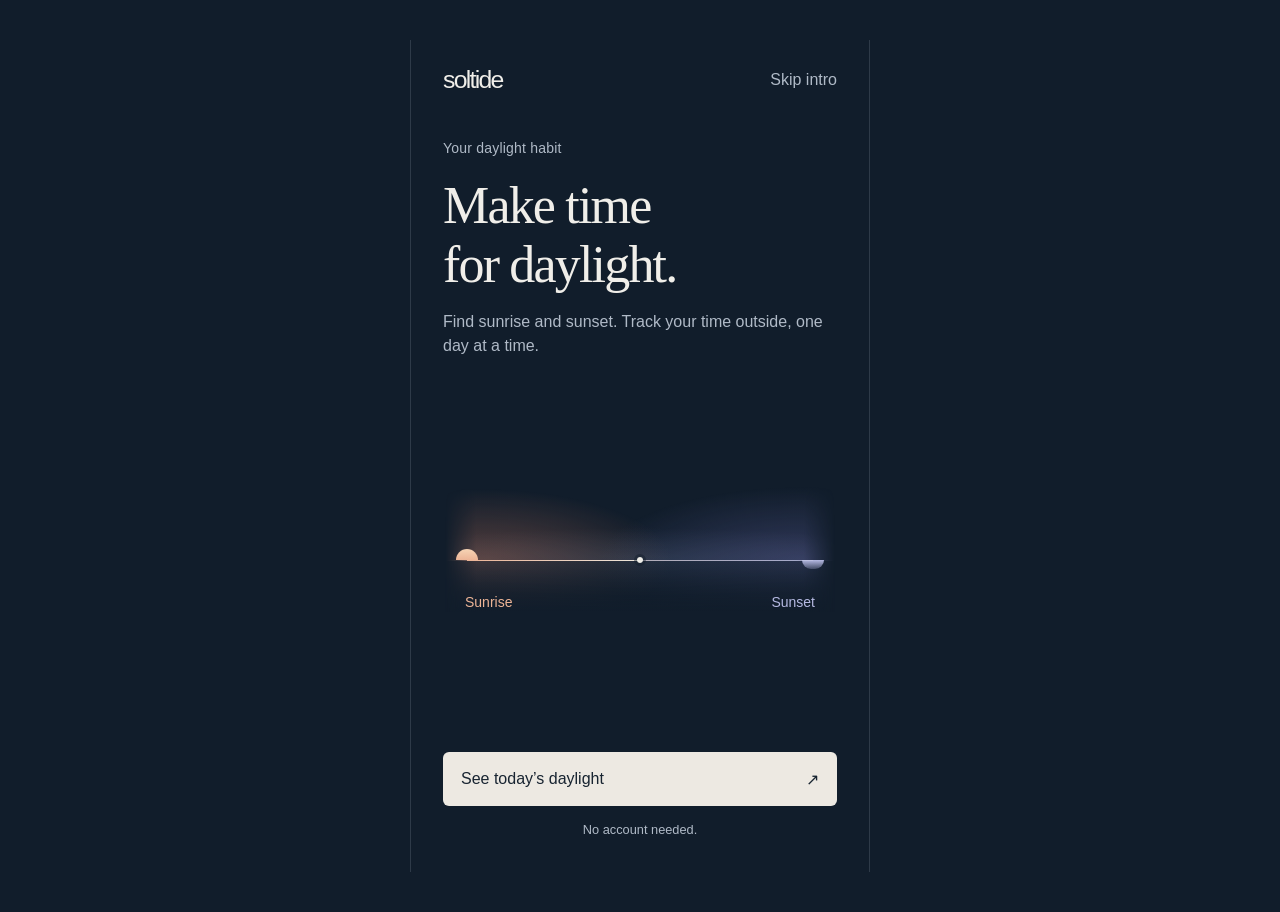
<file: preview/index.html>
<!doctype html>
<html lang="en"><head><meta charset="utf-8"><meta name="viewport" content="width=device-width,initial-scale=1"><meta name="theme-color" content="#111d2b"><title>Soltide — Sunrise, sunset &amp; time outside</title><link rel="icon" href="data:,"><link rel="stylesheet" href="style.css"><link rel="stylesheet" href="sunrise-sunset.css"><script defer src="engine.js"></script><script defer src="app.js"></script></head>
<body><main id="app">
<header><a class="brand" href="./" aria-label="Soltide home">soltide<span aria-hidden="true">⌜</span></a><button id="skip" class="text-button">Skip intro</button><button id="learn-open" class="text-button" hidden>Learn</button></header>
<section id="intro" aria-labelledby="welcome-title"><div class="intro-copy"><p class="eyebrow">Your daylight habit</p><h1 id="welcome-title" tabindex="-1">Make time<br>for daylight.</h1><p>Find sunrise and sunset. Track your time outside, one day at a time.</p></div><div id="intro-slot"><div id="light-window" aria-hidden="true"><i class="edge top"></i><i class="edge right"></i><i class="edge bottom"></i><i class="edge left"></i><div class="window-inner"><div class="day-meta"><span>Daylight</span><span id="day-length"></span></div><div class="timeline"><div class="light-wash" aria-hidden="true"></div><span class="sun-event rising" aria-hidden="true"></span><span class="sun-event setting" aria-hidden="true"></span><div class="light-track"><div class="light-progress"></div></div><div id="marker"><span id="marker-label">Now</span><i></i></div></div><div class="sun-labels"><div><p>Sunrise</p><strong id="sunrise">—</strong></div><div><p>Sunset</p><strong id="sunset">—</strong></div></div></div></div></div><div class="intro-bottom"><button id="open-day" class="primary">See today’s daylight <span aria-hidden="true">↗</span></button><p>No account needed.</p></div></section>
<section id="home" hidden aria-labelledby="today-title"><div class="today-heading"><h1 id="today-title" tabindex="-1">Today’s daylight</h1><p id="date"></p></div><button id="location" class="place">San Antonio <span>Sample location · Change ↗</span></button><div id="home-slot"></div><p class="solar-note" id="solar-note"></p><section class="session" aria-labelledby="session-title"><p class="eyebrow" id="phase">Time outside</p><div class="session-heading"><h2 id="session-title">Step outside.</h2><p id="timer" hidden>00:00</p></div><p id="session-copy">Take a walk or your next break outdoors.</p><button id="toggle" class="primary"><span id="action-label">Start timer</span><span id="action-symbol" aria-hidden="true">↗</span></button></section><div class="daily-record"><p>Today’s outdoor time</p><p><strong id="total">0 min</strong></p></div><details id="records"><summary>Last 7 days</summary><ul id="history" role="list"></ul></details><p id="status" role="status"></p><p id="storage-note" role="alert" hidden>Saving isn’t working reliably in this browser. You can use the timer, but your progress may be lost when you leave.</p></section>
<section id="learn" hidden aria-labelledby="learn-title"><button id="learn-back" class="text-button">← Today</button><h1 id="learn-title" tabindex="-1">Why daylight matters</h1><p>Your circadian rhythm is your body’s daily clock. Light helps set when you feel awake and when you feel sleepy.</p><h2>Take your morning outside.</h2><p>Make outdoor light part of your morning. A walk or coffee outside is a good place to start.</p><h2>Give it a regular spot.</h2><p>Pair daylight with something you already do, like breakfast or walking the dog.</p><h2>Let the evening get darker.</h2><p>Dim bright lights before bed. Evening light can shift your body clock toward a later bedtime.</p><p>Never look directly at the sun. Use sun protection outdoors.</p><details><summary>Light and your body clock</summary><p><a class="underlined" href="https://www.cdc.gov/niosh/work-hour-training-for-nurses/longhours/mod2/19.html" target="_blank" rel="noopener noreferrer">Read the CDC guide ↗</a></p></details><details><summary>About this app</summary><p>Sunrise and sunset times are estimates, shown in your device’s timezone. The timeline shows time, not UV or light intensity.</p><p>Your location and logged time stay in this browser. There’s no account or cloud backup. Clearing browser data deletes your records.</p></details><button id="replay" class="text-button underlined">Replay intro ↗</button></section>
</main><dialog id="place-dialog" aria-labelledby="place-title"><div class="dialog-heading"><h2 id="place-title">Set your location</h2><button id="close" class="text-button" aria-label="Close location settings">Close</button></div><p>Use your location for sunrise and sunset times near you. It stays in this browser.</p><button id="use-location" class="primary">Use my location</button><button id="use-sample" class="text-button underlined">Use San Antonio example</button><p id="location-status" role="status"></p><p class="muted">Times follow your device’s timezone.</p></dialog></body></html>
</file>
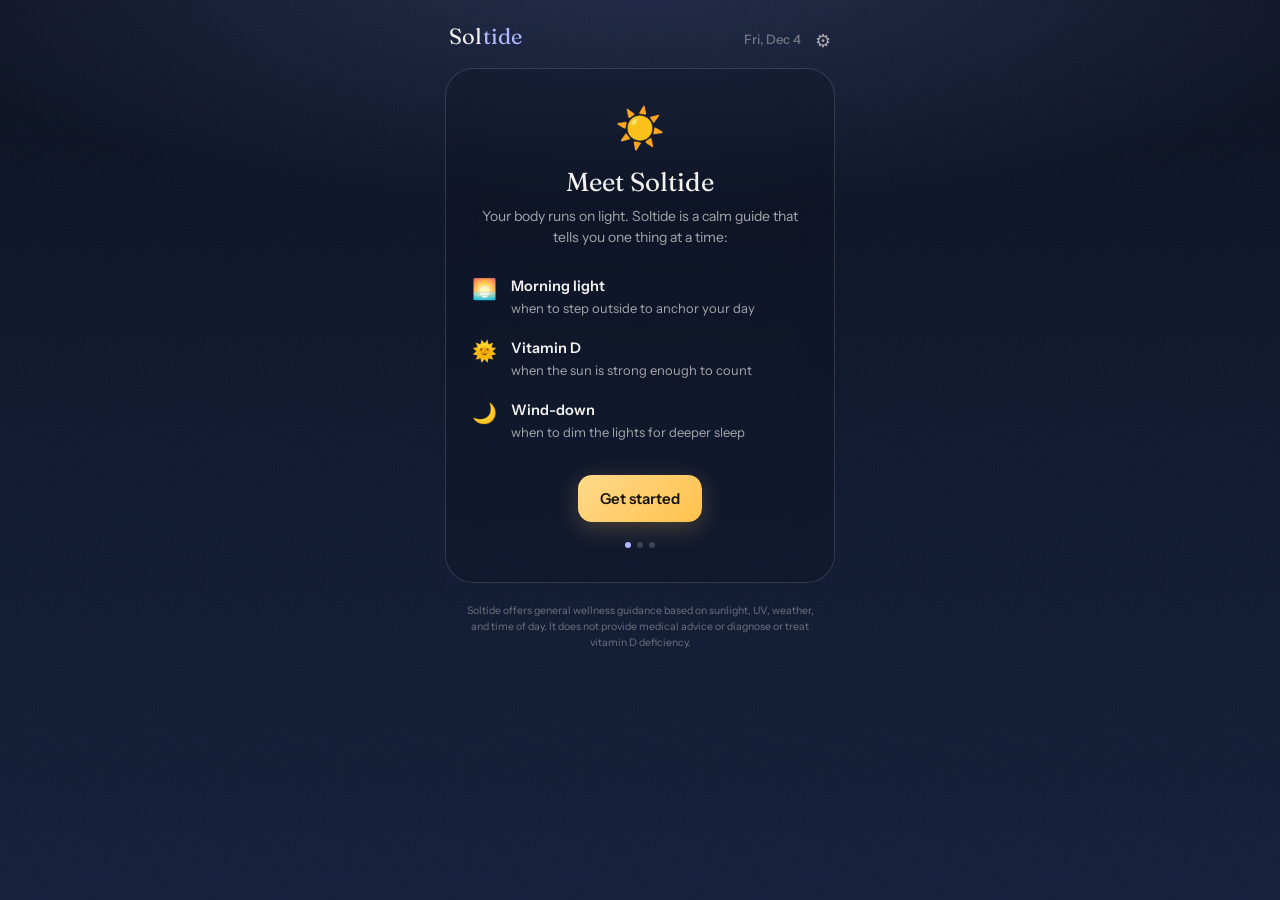
<file: index 2.html>
<!DOCTYPE html>
<html lang="en">
<head>
<meta charset="UTF-8">
<meta name="viewport" content="width=device-width, initial-scale=1.0, viewport-fit=cover, user-scalable=no">
<title>Soltide: your light, right now</title>
<meta name="description" content="A calm daily guide to morning light, vitamin D, and winding down.">
<meta name="apple-mobile-web-app-capable" content="yes">
<meta name="apple-mobile-web-app-status-bar-style" content="black-translucent">
<meta name="apple-mobile-web-app-title" content="Soltide">
<meta name="theme-color" content="#0b0e1a">
<link rel="icon" href="data:image/svg+xml,%3Csvg xmlns='http://www.w3.org/2000/svg' viewBox='0 0 64 64'%3E%3Ccircle cx='32' cy='32' r='14' fill='%23f5b64e'/%3E%3Ccircle cx='32' cy='32' r='22' fill='none' stroke='%23f5b64e' stroke-opacity='.35' stroke-width='3'/%3E%3C/svg%3E">
<link rel="apple-touch-icon" href="icon.png">
<link rel="manifest" href='data:application/manifest+json,{"name":"Soltide","short_name":"Soltide","display":"standalone","background_color":"%230b0e1a","theme_color":"%230b0e1a","start_url":"."}'>
<link rel="preconnect" href="https://fonts.googleapis.com">
<link rel="preconnect" href="https://fonts.gstatic.com" crossorigin>
<link href="https://fonts.googleapis.com/css2?family=Fraunces:opsz,wght@9..144,300;9..144,400;9..144,500&family=Instrument+Sans:wght@400;500;600&display=swap" rel="stylesheet">
<style>
  :root {
    /* night defaults; themes override */
    --bg-top: #0a1020;
    --bg-mid: #0f1830;
    --bg-bottom: #141d3a;
    --glow: rgba(120, 140, 230, 0.22);
    --card: rgba(10, 14, 28, 0.22);
    --card-border: rgba(255, 255, 255, 0.14);
    --ink: #f4f2ee;
    --ink-dim: rgba(244, 242, 238, 0.66);
    --ink-faint: rgba(244, 242, 238, 0.4);
    --accent: #aeb8ff;
    --accent-soft: rgba(174, 184, 255, 0.18);
    --sun: #ffc24d;
    --radius-lg: 28px;
    --radius-md: 20px;
    --serif: "Fraunces", Georgia, serif;
    --sans: "Instrument Sans", -apple-system, "Helvetica Neue", sans-serif;
  }
  /* each time of day gets a distinct sky: pre-dawn indigo → peach dawn → clear blue morning →
     luminous midday → amber golden hour → violet dusk → deep night */
  .theme-dawn    { --bg-top:#1c1d44; --bg-mid:#3a2f57; --bg-bottom:#6b4a5f; --glow:rgba(255,168,140,.32); --accent:#ffb59b; --accent-soft:rgba(255,181,155,.2); }
  .theme-morning { --bg-top:#123056; --bg-mid:#2d5583; --bg-bottom:#5e83a8; --glow:rgba(255,206,120,.34); --accent:#ffd27a; --accent-soft:rgba(255,210,122,.2); }
  .theme-midday  { --bg-top:#134a86; --bg-mid:#2f74ad; --bg-bottom:#63a0c9; --glow:rgba(255,241,196,.4);  --accent:#fff0b0; --accent-soft:rgba(255,240,176,.22); }
  .theme-golden  { --bg-top:#241a3d; --bg-mid:#6b3a4e; --bg-bottom:#b06a49; --glow:rgba(255,158,92,.36);  --accent:#ffb066; --accent-soft:rgba(255,176,102,.2); }
  .theme-evening { --bg-top:#141031; --bg-mid:#2f2352; --bg-bottom:#4a2f63; --glow:rgba(190,150,220,.28); --accent:#d6a8e6; --accent-soft:rgba(214,168,230,.18); }
  .theme-night   { --bg-top:#0a1020; --bg-mid:#0f1830; --bg-bottom:#141d3a; --glow:rgba(120,140,230,.22); --accent:#aeb8ff; --accent-soft:rgba(174,184,255,.18); }

  * { margin: 0; padding: 0; box-sizing: border-box; -webkit-tap-highlight-color: transparent; }
  html { height: 100%; }
  body {
    min-height: 100%;
    font-family: var(--sans);
    color: var(--ink);
    background: linear-gradient(180deg, var(--bg-top) 0%, var(--bg-mid) 55%, var(--bg-bottom) 105%);
    background-attachment: fixed;
    transition: background 1.2s ease;
    -webkit-font-smoothing: antialiased;
  }
  /* soft ambient glow behind the top of the page */
  .sky {
    position: fixed; inset: 0; pointer-events: none; z-index: 0;
    background: radial-gradient(ellipse 90% 42% at 50% -6%, var(--glow), transparent 70%);
    transition: background 1.2s ease;
  }
  /* faint grain so gradients don't band */
  .sky::after {
    content: ""; position: absolute; inset: 0; opacity: .05; mix-blend-mode: overlay;
    background-image: url("data:image/svg+xml,%3Csvg xmlns='http://www.w3.org/2000/svg' width='120' height='120'%3E%3Cfilter id='n'%3E%3CfeTurbulence type='fractalNoise' baseFrequency='.9' numOctaves='2'/%3E%3C/filter%3E%3Crect width='120' height='120' filter='url(%23n)'/%3E%3C/svg%3E");
  }

  .app {
    position: relative; z-index: 1;
    max-width: 430px; margin: 0 auto;
    padding: calc(env(safe-area-inset-top, 0px) + 20px) 20px calc(env(safe-area-inset-bottom, 0px) + 28px);
    display: flex; flex-direction: column; gap: 14px;
  }

  /* ---------- header ---------- */
  header { display: flex; align-items: baseline; justify-content: space-between; padding: 2px 4px 4px; }
  .wordmark { font-family: var(--serif); font-weight: 400; font-size: 22px; letter-spacing: .01em; }
  .wordmark span { color: var(--accent); }
  .head-right { display: flex; align-items: center; gap: 14px; }
  .date-line { font-size: 13px; color: var(--ink-faint); font-weight: 500; }
  .gear {
    background: none; border: none; color: var(--ink-dim); cursor: pointer;
    font-size: 18px; line-height: 1; padding: 12px; margin: -12px; transform: translateY(2px);
  }

  /* ---------- cards ---------- */
  .card {
    background: var(--card);
    border: 1px solid var(--card-border);
    border-radius: var(--radius-lg);
    backdrop-filter: blur(18px);
    -webkit-backdrop-filter: blur(18px);
    padding: 22px;
    opacity: 0; transform: translateY(14px);
    animation: rise .7s cubic-bezier(.22,.9,.3,1) forwards;
  }
  .card:nth-of-type(2) { animation-delay: .08s; }
  .card:nth-of-type(3) { animation-delay: .16s; }
  .card:nth-of-type(4) { animation-delay: .24s; }
  .card:nth-of-type(5) { animation-delay: .32s; }
  @keyframes rise { to { opacity: 1; transform: none; } }

  /* ---------- hero ---------- */
  .hero { padding: 18px 22px 20px; }
  .hero-body { margin-top: 16px; }
  .hero-state {
    display: inline-flex; align-items: center; gap: 7px;
    font-size: 12px; font-weight: 600; letter-spacing: .14em; text-transform: uppercase;
    color: var(--accent); background: var(--accent-soft);
    padding: 6px 12px; border-radius: 100px; margin-bottom: 14px;
  }
  .hero-state .dot { width: 6px; height: 6px; border-radius: 50%; background: var(--accent); animation: breathe 3.2s ease-in-out infinite; }
  @keyframes breathe { 0%,100% { opacity: .4; transform: scale(.85);} 50% { opacity: 1; transform: scale(1);} }
  .hero h1 { font-family: var(--serif); font-weight: 400; font-size: 27px; line-height: 1.15; letter-spacing: -.01em; margin-bottom: 6px; }
  .hero p { font-size: 14px; line-height: 1.5; color: var(--ink-dim); max-width: 36ch; }
  .hero .action { margin-top: 10px; font-size: 14px; color: var(--ink-dim); font-weight: 500; line-height: 1.45; }
  .hero .action em { font-style: normal; color: var(--accent); font-weight: 600; }
  .action-row { display: flex; align-items: center; justify-content: space-between; gap: 12px; margin-top: 16px; }
  .checkin {
    font-family: var(--sans); font-size: 14px; font-weight: 600;
    color: #171308;
    background: linear-gradient(135deg, #ffd98a, var(--sun));
    border: none; border-radius: 100px; padding: 11px 18px;
    cursor: pointer; white-space: nowrap;
    box-shadow: 0 4px 18px rgba(245, 182, 78, 0.22);
    transition: transform .15s ease, box-shadow .3s ease, opacity .3s ease;
  }
  .checkin:active { transform: scale(.96); }
  .checkin.done {
    background: var(--accent-soft); color: var(--accent);
    box-shadow: none; cursor: default;
  }
  .streak-mini {
    margin-left: auto; display: flex; flex-direction: column; align-items: flex-end; gap: 6px;
    font-size: 12px; font-weight: 500; color: var(--ink-dim);
  }

  /* ---------- sun arc / timeline ---------- */
  .arc-wrap { position: relative; margin: 4px 0 2px; }
  .arc-wrap svg { display: block; width: 100%; height: auto; }
  .arc-track { stroke: rgba(255,255,255,.1); }
  .arc-day { stroke: url(#arcGrad); }
  .arc-times { display: flex; justify-content: space-between; font-size: 12px; color: var(--ink-faint); font-weight: 500; margin-top: -6px; padding: 0 6px; }
  .arc-times b { display: block; color: var(--ink-dim); font-weight: 600; font-size: 12.5px; }

  .windows { display: flex; flex-direction: column; gap: 2px; margin-top: 16px; }
  .win {
    display: flex; align-items: center; gap: 12px;
    padding: 10px 6px; border-radius: 12px;
    font-size: 14px;
  }
  .win.now { background: var(--accent-soft); }
  .win .w-icon { width: 26px; text-align: center; font-size: 15px; flex: none; }
  .win .w-name { font-weight: 500; }
  .win .w-time { margin-left: auto; color: var(--ink-dim); font-variant-numeric: tabular-nums; font-size: 13.5px; }
  .win.past { opacity: .42; }
  .win.now .w-time { color: var(--accent); font-weight: 600; }

  /* ---------- context chips ---------- */
  .chips { display: grid; grid-template-columns: 1fr 1fr 1fr; gap: 10px; }
  .chip {
    background: var(--card); border: 1px solid var(--card-border);
    border-radius: var(--radius-md); padding: 13px 11px;
    backdrop-filter: blur(18px); -webkit-backdrop-filter: blur(18px);
    opacity: 0; animation: rise .7s cubic-bezier(.22,.9,.3,1) forwards; animation-delay: .2s;
    min-width: 0;
  }
  .chip .c-label { font-size: 10.5px; font-weight: 600; letter-spacing: .12em; text-transform: uppercase; color: var(--ink-faint); margin-bottom: 6px; }
  .chip .c-value { font-size: 17px; font-weight: 600; letter-spacing: -.01em; white-space: nowrap; overflow: hidden; text-overflow: ellipsis; }
  .chip .c-sub { font-size: 11px; color: var(--ink-dim); margin-top: 3px; white-space: nowrap; overflow: hidden; text-overflow: ellipsis; letter-spacing: -.01em; }
  .uv-dot { display: inline-block; width: 8px; height: 8px; border-radius: 50%; margin-right: 5px; transform: translateY(-1px); }

  /* ---------- today's light moments ---------- */
  .moment-dots { display: flex; gap: 8px; }
  .moment-dots span {
    width: 27px; height: 27px; border-radius: 50%;
    display: grid; place-items: center; font-size: 13px;
    background: rgba(255,255,255,.06); border: 1px solid var(--card-border);
    opacity: .4; filter: grayscale(.5);
    transition: opacity .3s ease, filter .3s ease;
  }
  .moment-dots span.hit {
    opacity: 1; filter: none;
    background: rgba(245,182,78,.14); border-color: rgba(245,182,78,.45);
    box-shadow: 0 0 10px rgba(245,182,78,.25);
    animation: pop .4s cubic-bezier(.3,1.4,.5,1);
  }
  @keyframes pop { 0% { transform: scale(.3); } 70% { transform: scale(1.3); } 100% { transform: scale(1); } }
  .w-done { color: var(--sun); margin-left: 7px; font-weight: 700; }

  /* ---------- footer ---------- */
  footer { font-size: 10.5px; line-height: 1.55; color: var(--ink-faint); text-align: center; padding: 6px 14px 0; opacity: 0; animation: rise .7s ease forwards; animation-delay: .45s; }

  /* ---------- location prompt / error states ---------- */
  .state-card { text-align: center; padding: 34px 24px; }
  .state-card .big-sun { font-size: 40px; margin-bottom: 14px; display: block; animation: breathe 3.2s ease-in-out infinite; }
  .state-card h2 { font-family: var(--serif); font-weight: 400; font-size: 26px; margin-bottom: 8px; }
  .state-card p { font-size: 14px; color: var(--ink-dim); line-height: 1.5; margin-bottom: 18px; }
  .btn {
    font-family: var(--sans); font-size: 15px; font-weight: 600;
    border: none; border-radius: 14px; padding: 14px 22px; cursor: pointer;
    background: linear-gradient(135deg, #ffd98a, var(--sun)); color: #171308;
    box-shadow: 0 6px 24px rgba(245,182,78,.25);
  }
  .btn.ghost { background: none; box-shadow: none; color: var(--ink-dim); font-weight: 500; margin-top: 4px; }

  /* ---------- onboarding ---------- */
  .ob-rows { margin: 6px 0 22px; text-align: left; }
  .ob-row { display: flex; gap: 14px; align-items: flex-start; padding: 11px 2px; }
  .ob-row > span { font-size: 20px; line-height: 1.2; flex: none; }
  .ob-row b { display: block; font-size: 14.5px; font-weight: 600; margin-bottom: 2px; }
  .ob-row small { font-size: 13px; color: var(--ink-dim); line-height: 1.4; }
  .ob-times { display: flex; gap: 12px; text-align: left; margin: 4px 0 18px; }
  .ob-times .field { flex: 1; margin-bottom: 0; }
  .state-card h2 .opt { font-size: 14px; color: var(--ink-faint); font-family: var(--sans); }
  .ob-dots { display: flex; gap: 6px; justify-content: center; margin-top: 20px; }
  .ob-dots span { width: 6px; height: 6px; border-radius: 50%; background: rgba(255,255,255,.18); transition: background .3s ease; }
  .ob-dots span.on { background: var(--accent); }

  /* ---------- day glance (for trackers) ---------- */
  .glance {
    text-align: center; font-size: 12.5px; color: var(--ink-faint); font-weight: 500;
    margin-top: 14px; padding-top: 12px; border-top: 1px solid rgba(255,255,255,.07);
    font-variant-numeric: tabular-nums;
  }
  .glance b { color: var(--ink-dim); font-weight: 600; }

  /* ---------- settings sheet ---------- */
  .sheet-veil {
    position: fixed; inset: 0; z-index: 40; background: rgba(5,6,14,.55);
    backdrop-filter: blur(4px); -webkit-backdrop-filter: blur(4px);
    opacity: 0; pointer-events: none; transition: opacity .3s ease;
  }
  .sheet {
    position: fixed; left: 0; right: 0; bottom: 0; z-index: 50;
    max-width: 430px; margin: 0 auto;
    background: linear-gradient(180deg, #191d33, #12152a);
    border: 1px solid var(--card-border); border-bottom: none;
    border-radius: 26px 26px 0 0;
    padding: 14px 22px calc(env(safe-area-inset-bottom, 0px) + 26px);
    transform: translateY(105%); transition: transform .38s cubic-bezier(.3,.9,.3,1);
    max-height: 86vh; overflow-y: auto;
  }
  body.sheet-open .sheet { transform: none; }
  body.sheet-open .sheet-veil { opacity: 1; pointer-events: auto; }
  .grabber { width: 38px; height: 4px; border-radius: 4px; background: rgba(255,255,255,.2); margin: 0 auto 18px; }
  .sheet h2 { font-family: var(--serif); font-weight: 400; font-size: 24px; margin-bottom: 18px; }
  .field { margin-bottom: 18px; }
  .field label { display: block; font-size: 12px; font-weight: 600; letter-spacing: .1em; text-transform: uppercase; color: var(--ink-faint); margin-bottom: 8px; }
  .field input, .field select {
    width: 100%; font-family: var(--sans); font-size: 16px; color: var(--ink);
    background: rgba(255,255,255,.06); border: 1px solid var(--card-border);
    border-radius: 12px; padding: 13px 14px; outline: none; appearance: none;
  }
  .field input:focus { border-color: var(--accent); }
  .seg { display: flex; background: rgba(255,255,255,.06); border: 1px solid var(--card-border); border-radius: 12px; padding: 3px; }
  .seg button {
    flex: 1; font-family: var(--sans); font-size: 13.5px; font-weight: 500; color: var(--ink-dim);
    background: none; border: none; border-radius: 9px; padding: 10px 4px; cursor: pointer;
  }
  .seg button.on { background: var(--accent-soft); color: var(--accent); font-weight: 600; }
  .geo-results { display: flex; flex-direction: column; gap: 4px; margin-top: 8px; }
  .geo-results button {
    text-align: left; font-family: var(--sans); font-size: 14.5px; color: var(--ink);
    background: rgba(255,255,255,.05); border: 1px solid var(--card-border);
    border-radius: 10px; padding: 11px 13px; cursor: pointer;
  }
  .sheet .save { width: 100%; margin-top: 6px; }
  .loc-note { font-size: 12.5px; color: var(--ink-faint); margin-top: 8px; line-height: 1.5; }
  .use-gps {
    width: 100%; font-family: var(--sans); font-size: 14px; font-weight: 500; color: var(--accent);
    background: var(--accent-soft); border: none; border-radius: 12px; padding: 12px; cursor: pointer; margin-bottom: 8px;
  }

  /* ---------- reminder toggles ---------- */
  .rem-row { display: flex; justify-content: space-between; align-items: center; padding: 9px 2px; font-size: 14.5px; }
  .tog {
    width: 46px; height: 27px; border-radius: 100px; flex: none;
    background: rgba(255,255,255,.12); border: 1px solid var(--card-border);
    position: relative; cursor: pointer; transition: background .25s ease;
  }
  .tog::after {
    content: ""; position: absolute; top: 2px; left: 2px; width: 21px; height: 21px;
    border-radius: 50%; background: #fff; opacity: .9; transition: transform .25s ease;
  }
  .tog.on { background: var(--sun); border-color: var(--sun); }
  .tog.on::after { transform: translateX(19px); }

  /* ---------- accessibility ---------- */
  @media (prefers-reduced-motion: reduce) {
    *, *::before, *::after { animation-duration: .01ms !important; animation-iteration-count: 1 !important; transition-duration: .01ms !important; }
    .card, .chip { opacity: 1; transform: none; }
  }

  /* toast */
  .toast {
    position: fixed; left: 50%; bottom: calc(env(safe-area-inset-bottom, 0px) + 26px);
    transform: translate(-50%, 80px); z-index: 60;
    background: #1d2138; color: var(--ink); font-size: 14px; font-weight: 500;
    border: 1px solid var(--card-border); border-radius: 100px; padding: 12px 20px;
    transition: transform .4s cubic-bezier(.3,.9,.3,1); pointer-events: none;
    box-shadow: 0 10px 30px rgba(0,0,0,.4); white-space: nowrap;
  }
  .toast.show { transform: translate(-50%, 0); }

  .hidden { display: none !important; }
</style>
</head>
<body class="theme-night">
<div class="sky"></div>

<div class="app" id="app">
  <header>
    <div class="wordmark">Sol<span>tide</span></div>
    <div class="head-right">
      <div class="date-line" id="dateLine"></div>
      <button class="gear" id="gearBtn" aria-label="Settings">⚙︎</button>
    </div>
  </header>

  <!-- onboarding / location state -->
  <div class="card state-card" id="stateCard">
    <div class="ob-step" id="ob1">
      <span class="big-sun">☀️</span>
      <h2>Meet Soltide</h2>
      <p>Your body runs on light. Soltide is a calm guide that tells you one thing at a time:</p>
      <div class="ob-rows">
        <div class="ob-row"><span>🌅</span><div><b>Morning light</b><small>when to step outside to anchor your day</small></div></div>
        <div class="ob-row"><span>🌞</span><div><b>Vitamin D</b><small>when the sun is strong enough to count</small></div></div>
        <div class="ob-row"><span>🌙</span><div><b>Wind-down</b><small>when to dim the lights for deeper sleep</small></div></div>
      </div>
      <button class="btn" id="ob1Next">Get started</button>
    </div>
    <div class="ob-step hidden" id="ob2">
      <span class="big-sun">📍</span>
      <h2 id="stateTitle">Where are you?</h2>
      <p id="stateMsg">Sunrise, UV, and vitamin D all depend on where you stand. Your location never leaves your phone.</p>
      <button class="btn" id="geoBtn">Use my location</button><br>
      <button class="btn ghost" id="manualBtn">Enter a city instead</button>
    </div>
    <div class="ob-step hidden" id="ob3">
      <span class="big-sun">⏰</span>
      <h2>Your rhythm <small class="opt">(optional)</small></h2>
      <p>Wake and bed times tune the light windows to your real day. Not sure? Skip it. Soltide works fine without them.</p>
      <div class="ob-times">
        <div class="field"><label>Wake time</label><input type="time" id="obWake"></div>
        <div class="field"><label>Bedtime</label><input type="time" id="obBed"></div>
      </div>
      <button class="btn" id="ob3Done">Show my day</button><br>
      <button class="btn ghost" id="ob3Skip">Skip for now</button>
    </div>
    <div class="ob-dots"><span id="obd1" class="on"></span><span id="obd2"></span><span id="obd3"></span></div>
  </div>

  <!-- main UI -->
  <div id="main" class="hidden" style="display:contents">
    <div class="card hero" id="heroCard">
      <div class="hero-state"><span class="dot"></span><span id="heroState">—</span></div>
      <div class="arc-wrap">
        <svg viewBox="0 0 340 148" id="arcSvg">
          <defs>
            <linearGradient id="arcGrad" x1="0" y1="0" x2="1" y2="0">
              <stop offset="0" stop-color="#e8a487"/>
              <stop offset=".35" stop-color="#ffd98a"/>
              <stop offset=".65" stop-color="#ffe8b0"/>
              <stop offset="1" stop-color="#f0a370"/>
            </linearGradient>
          </defs>
          <path class="arc-track" d="M 50 140 A 120 120 0 0 1 290 140" fill="none" stroke-width="2.5" stroke-linecap="round" stroke-dasharray="1 7"/>
          <path class="arc-day" id="arcDay" d="M 50 140 A 120 120 0 0 1 290 140" fill="none" stroke-width="3" stroke-linecap="round"/>
          <g id="sunDot">
            <circle r="12" fill="rgba(245,182,78,.22)"/>
            <circle r="6" fill="#ffd98a"/>
          </g>
          <g id="moonDot" class="hidden">
            <circle r="5.5" fill="#c9d2ff" opacity=".9"/>
          </g>
        </svg>
      </div>
      <div class="arc-times">
        <div>Sunrise<b id="tSunrise">—</b></div>
        <div style="text-align:right">Sunset<b id="tSunset">—</b></div>
      </div>
      <div class="hero-body">
        <h1 id="heroTitle">—</h1>
        <p id="heroSub">—</p>
        <div class="action" id="heroAction"></div>
        <div class="action-row">
          <button class="checkin hidden" id="checkinBtn">I got outside ☀️</button>
          <div class="streak-mini">
            <div class="moment-dots" id="momentDots">
              <span data-m="morning" title="Morning light">🌅</span><span data-m="midday" title="Daylight">🌞</span><span data-m="evening" title="Wind-down">🌙</span>
            </div>
            <span id="streakLabel"></span>
          </div>
        </div>
      </div>
    </div>

    <div class="card" id="timelineCard">
      <div class="windows" id="windows"></div>
      <div class="glance" id="glance"></div>
    </div>

    <div class="chips">
      <div class="chip">
        <div class="c-label">UV index</div>
        <div class="c-value" id="uvValue">—</div>
        <div class="c-sub" id="uvSub">—</div>
      </div>
      <div class="chip">
        <div class="c-label">Weather</div>
        <div class="c-value" id="wxValue">—</div>
        <div class="c-sub" id="wxSub">—</div>
      </div>
      <div class="chip">
        <div class="c-label">Vitamin D</div>
        <div class="c-value" id="vdValue">—</div>
        <div class="c-sub" id="vdSub">—</div>
      </div>
    </div>

  </div>

  <footer>Soltide offers general wellness guidance based on sunlight, UV, weather, and time of day. It does not provide medical advice or diagnose or treat vitamin D deficiency.</footer>
</div>

<!-- settings -->
<div class="sheet-veil" id="veil"></div>
<div class="sheet" id="sheet" role="dialog" aria-label="Settings">
  <div class="grabber"></div>
  <h2>Settings</h2>

  <div class="field">
    <label>Location</label>
    <button class="use-gps" id="gpsBtn">📍 Use my current location</button>
    <input type="text" id="cityInput" placeholder="Or search a city…" autocomplete="off">
    <div class="geo-results" id="geoResults"></div>
    <div class="loc-note" id="locNote"></div>
  </div>

  <div class="field">
    <label>Wake time <span style="text-transform:none;letter-spacing:0;font-weight:400">(optional)</span></label>
    <input type="time" id="wakeInput">
  </div>

  <div class="field">
    <label>Bedtime <span style="text-transform:none;letter-spacing:0;font-weight:400">(optional)</span></label>
    <input type="time" id="bedInput">
  </div>

  <div class="field">
    <label>Skin &amp; sun</label>
    <div class="seg" id="skinSeg">
      <button data-v="fair">Burns easily</button>
      <button data-v="medium" class="on">Medium</button>
      <button data-v="dark">Rarely burns</button>
    </div>
  </div>

  <div class="field">
    <label>Units</label>
    <div class="seg" id="unitSeg">
      <button data-v="f" class="on">°F</button>
      <button data-v="c">°C</button>
    </div>
  </div>

  <div class="field">
    <label>Reminders</label>
    <div class="rem-row"><span>🌅 Morning light</span><button class="tog" id="remMorning" aria-label="Morning light reminder"></button></div>
    <div class="rem-row"><span>🌞 Vitamin D window</span><button class="tog" id="remMidday" aria-label="Vitamin D reminder"></button></div>
    <div class="rem-row"><span>🌙 Evening wind-down</span><button class="tog" id="remEvening" aria-label="Evening wind-down reminder"></button></div>
    <div class="loc-note" id="remNote"></div>
    <button class="use-gps hidden" id="icsBtn" style="margin-top:10px">📅 Add reminders to my calendar</button>
  </div>

  <button class="btn save" id="saveBtn">Done</button>
</div>

<div class="toast" id="toast"></div>

<script>
"use strict";

/* ============================================================
   Soltide — single-file circadian rhythm companion
   Data: Open-Meteo (weather/UV/geocoding). Solar math: local.
   Storage: localStorage only. No backend, no accounts.
   Debug: append ?sim=HH:MM (or full ISO) to simulate a time.
   ============================================================ */

const $ = id => document.getElementById(id);
const LS = {
  get(k, fb) { try { const v = localStorage.getItem("sol_" + k); return v == null ? fb : JSON.parse(v); } catch { return fb; } },
  set(k, v) { try { localStorage.setItem("sol_" + k, JSON.stringify(v)); } catch {} }
};

/* ---------- simulated clock for testing ---------- */
const simParam = new URLSearchParams(location.search).get("sim");
let simOffset = 0;
if (simParam) {
  const target = /^\d{1,2}:\d{2}$/.test(simParam)
    ? new Date(new Date().toDateString() + " " + simParam)
    : new Date(simParam);
  if (!isNaN(target)) simOffset = target - Date.now();
}
const now = () => new Date(Date.now() + simOffset);

/* ---------- solar math (NOAA approximation) ---------- */
const rad = Math.PI / 180;
function dayOfYear(d) {
  return Math.floor((d - new Date(d.getFullYear(), 0, 0)) / 864e5);
}
function solarDeclination(d) {
  return -23.44 * rad * Math.cos(2 * Math.PI / 365 * (dayOfYear(d) + 10));
}
function equationOfTime(d) { // minutes
  const b = 2 * Math.PI * (dayOfYear(d) - 81) / 364;
  return 9.87 * Math.sin(2 * b) - 7.53 * Math.cos(b) - 1.5 * Math.sin(b);
}
function solarElevation(lat, lng, when) {
  const decl = solarDeclination(when);
  const utcHours = when.getUTCHours() + when.getUTCMinutes() / 60 + when.getUTCSeconds() / 3600;
  const solarTime = utcHours + lng / 15 + equationOfTime(when) / 60; // hours
  const hourAngle = (solarTime - 12) * 15 * rad;
  const latR = lat * rad;
  const sinEl = Math.sin(latR) * Math.sin(decl) + Math.cos(latR) * Math.cos(decl) * Math.cos(hourAngle);
  return Math.asin(Math.max(-1, Math.min(1, sinEl))) / rad; // degrees
}
function sunTimes(lat, lng, d) {
  // returns {sunrise, sunset, solarNoon} as Dates, or nulls (polar day/night)
  const decl = solarDeclination(d);
  const latR = lat * rad;
  const cosH = (Math.sin(-0.833 * rad) - Math.sin(latR) * Math.sin(decl)) / (Math.cos(latR) * Math.cos(decl));
  const noonUTCh = 12 - lng / 15 - equationOfTime(d) / 60;
  const mkUTC = h => {
    const base = new Date(Date.UTC(d.getFullYear(), d.getMonth(), d.getDate()));
    return new Date(base.getTime() + h * 36e5);
  };
  const solarNoon = mkUTC(noonUTCh);
  if (cosH < -1) return { sunrise: null, sunset: null, solarNoon, polar: "day" };
  if (cosH > 1)  return { sunrise: null, sunset: null, solarNoon, polar: "night" };
  const H = Math.acos(cosH) / rad / 15; // half day length in hours
  return { sunrise: mkUTC(noonUTCh - H), sunset: mkUTC(noonUTCh + H), solarNoon, polar: null };
}

/* ---------- formatting ---------- */
function fmtTime(d) {
  if (!d) return "—";
  return d.toLocaleTimeString([], { hour: "numeric", minute: "2-digit" }).replace(/\s?([AP]M)/i, (m, p) => " " + p.toUpperCase());
}
function fmtDur(ms) {
  const m = Math.max(0, Math.round(ms / 6e4));
  const h = Math.floor(m / 60), r = m % 60;
  if (h && r) return `${h}h ${r}m`;
  if (h) return `${h}h`;
  return `${r}m`;
}
const dayKey = d => d.getFullYear() + "-" + String(d.getMonth() + 1).padStart(2, "0") + "-" + String(d.getDate()).padStart(2, "0");
function fmtRange(a, b) {
  if (!a || !b) return "—";
  const sa = fmtTime(a), sb = fmtTime(b);
  const ma = sa.slice(-2), mb = sb.slice(-2);
  return ma === mb ? sa.slice(0, -3) + "–" + sb : sa + " – " + sb;
}

/* ---------- weather code labels (WMO) ---------- */
function wxLabel(code) {
  const map = {
    0: ["Clear", "☀️"], 1: ["Mostly clear", "🌤"], 2: ["Partly cloudy", "⛅️"], 3: ["Overcast", "☁️"],
    45: ["Foggy", "🌫"], 48: ["Foggy", "🌫"],
    51: ["Light drizzle", "🌦"], 53: ["Drizzle", "🌦"], 55: ["Drizzle", "🌧"],
    61: ["Light rain", "🌧"], 63: ["Rain", "🌧"], 65: ["Heavy rain", "🌧"],
    66: ["Freezing rain", "🌧"], 67: ["Freezing rain", "🌧"],
    71: ["Light snow", "🌨"], 73: ["Snow", "🌨"], 75: ["Heavy snow", "❄️"], 77: ["Snow", "🌨"],
    80: ["Showers", "🌦"], 81: ["Showers", "🌧"], 82: ["Heavy showers", "🌧"],
    85: ["Snow showers", "🌨"], 86: ["Snow showers", "❄️"],
    95: ["Thunderstorm", "⛈"], 96: ["Thunderstorm", "⛈"], 99: ["Thunderstorm", "⛈"]
  };
  return map[code] || ["—", ""];
}
function uvInfo(uv) {
  if (uv == null) return { cat: "—", color: "#888" };
  if (uv < 3)  return { cat: "Low", color: "#7ed491" };
  if (uv < 6)  return { cat: "Moderate", color: "#f2d066" };
  if (uv < 8)  return { cat: "High", color: "#f2a25c" };
  if (uv < 11) return { cat: "Very high", color: "#ef7070" };
  return { cat: "Extreme", color: "#c77dde" };
}

/* ---------- settings ---------- */
const settings = {
  loc: LS.get("loc", null),          // {lat, lng, name}
  wake: LS.get("wake", ""),          // "HH:MM"
  bed: LS.get("bed", ""),
  skin: LS.get("skin", "medium"),
  units: LS.get("units", "f"),
  reminders: LS.get("reminders", { morning: false, midday: false, evening: false })
};

/* ---------- tracking: three light moments per day ----------
   morning = morning light, midday = daylight/vitamin D, evening = wind-down.
   Days reset on their own; no chains, no guilt. */
const MOMENTS = ["morning", "midday", "evening"];
const MOMENT_LABELS = {
  morning: ["I got my morning light ☀️", "Morning light ✓"],
  midday:  ["I got some daylight ☀️", "Daylight ✓"],
  evening: ["I'm winding down 🌙", "Winding down ✓"]
};
function getMoments() { return LS.get("moments", {}); }
function todayMoments() { return getMoments()[dayKey(now())] || {}; }
function logMoment(m) {
  const all = getMoments();
  const k = dayKey(now());
  all[k] = { ...(all[k] || {}), [m]: true };
  LS.set("moments", all);
}
// migrate the old single-tap checkins (each counted as a morning)
(function migrateCheckins() {
  const old = LS.get("checkins", null);
  if (!old || !old.length) return;
  const all = getMoments();
  old.forEach(d => { all[d] = { ...(all[d] || {}), morning: true }; });
  LS.set("moments", all);
  try { localStorage.removeItem("sol_checkins"); } catch {}
})();

/* ---------- data fetch ---------- */
let wx = null; // { tempF, tempC, code, cloud, uvNow, uvMax, uvPeak: Date, hourly: [{t: Date, uv}] , fetchedAt }

async function fetchWeather(lat, lng) {
  const url = `https://api.open-meteo.com/v1/forecast?latitude=${lat}&longitude=${lng}` +
    `&current=temperature_2m,weather_code,cloud_cover,uv_index` +
    `&hourly=uv_index&daily=uv_index_max&forecast_days=2&timezone=auto`;
  const res = await fetch(url);
  if (!res.ok) throw new Error("weather fetch failed");
  const j = await res.json();
  const hourly = (j.hourly?.time || []).map((t, i) => ({ t: new Date(t), uv: j.hourly.uv_index[i] }));
  // today's UV peak hour
  const todayK = dayKey(now());
  let uvPeak = null, uvMax = j.daily?.uv_index_max?.[0] ?? null, best = -1;
  for (const h of hourly) {
    if (dayKey(h.t) === todayK && h.uv > best) { best = h.uv; uvPeak = h.t; }
  }
  const tempC = j.current.temperature_2m;
  wx = {
    tempC, tempF: tempC * 9 / 5 + 32,
    code: j.current.weather_code, cloud: j.current.cloud_cover,
    uvNow: j.current.uv_index, uvMax, uvPeak, hourly,
    fetchedAt: Date.now()
  };
  LS.set("wxCache", wx);
}

/* ---------- vitamin D window ----------
   Conservative: solar elevation ≥ 30° AND forecast UV ≥ 3 (≥2.5 for fair skin).
   Scans today's hours; returns {start, end} or null. */
function vitaminDWindow(lat, lng) {
  const uvNeeded = settings.skin === "fair" ? 2.5 : settings.skin === "dark" ? 3.5 : 3;
  const uvAt = t => {
    if (!wx?.hourly?.length) return null;
    let bestH = null, bestGap = Infinity;
    for (const h of wx.hourly) {
      const gap = Math.abs(h.t - t);
      if (gap < bestGap) { bestGap = gap; bestH = h; }
    }
    return bestH ? bestH.uv : null;
  };
  const base = now(); base.setHours(0, 0, 0, 0);
  let start = null, end = null;
  for (let m = 0; m < 1440; m += 10) {
    const t = new Date(base.getTime() + m * 6e4);
    const el = solarElevation(lat, lng, t);
    const uv = uvAt(t);
    const ok = el >= 30 && (uv == null ? el >= 38 : uv >= uvNeeded); // fall back to pure sun-angle if UV missing
    if (ok && !start) start = t;
    if (ok) end = t;
  }
  return start ? { start, end } : null;
}

/* ---------- circadian state machine ---------- */
function computeDay(lat, lng) {
  const t = now();
  const st = sunTimes(lat, lng, t);
  const { sunrise, sunset } = st;
  const vd = vitaminDWindow(lat, lng);

  // morning light window: sunrise → sunrise+2.5h; if wake set and later, wake → wake+90m
  let mlStart = sunrise, mlEnd = sunrise ? new Date(sunrise.getTime() + 2.5 * 36e5) : null;
  if (settings.wake && sunrise) {
    const [h, m] = settings.wake.split(":").map(Number);
    const wakeT = new Date(t); wakeT.setHours(h, m, 0, 0);
    if (wakeT > sunrise) { mlStart = wakeT; mlEnd = new Date(wakeT.getTime() + 1.5 * 36e5); }
  }
  // dim-down: bedtime-2h if set, else sunset+45m
  let dimStart = null;
  if (settings.bed && sunset) {
    const [h, m] = settings.bed.split(":").map(Number);
    const bedT = new Date(t); bedT.setHours(h, m, 0, 0);
    if (bedT.getHours() < 12) bedT.setDate(bedT.getDate() + (t.getHours() >= 12 ? 0 : 0)); // after-midnight bedtimes: keep same calendar day for display
    dimStart = new Date(bedT.getTime() - 2 * 36e5);
  } else if (sunset) {
    dimStart = new Date(sunset.getTime() + 45 * 6e4);
  }
  const goldenStart = sunset ? new Date(sunset.getTime() - 60 * 6e4) : null;

  return { t, sunrise, sunset, solarNoon: st.solarNoon, polar: st.polar, vd, mlStart, mlEnd, dimStart, goldenStart };
}

function pickState(day) {
  const { t, sunrise, sunset, vd, mlStart, mlEnd, dimStart, goldenStart, polar } = day;
  // tomorrow's sunrise, for evening/night "next best time" suggestions
  const tmrw = new Date(t); tmrw.setDate(tmrw.getDate() + 1);
  const nextRise = sunTimes(day.lat, day.lng, tmrw).sunrise;
  const nextRiseRange = nextRise ? fmtRange(nextRise, new Date(nextRise.getTime() + 30 * 6e4)) : null;
  const badWx = wx && [61,63,65,66,67,71,73,75,77,80,81,82,85,86,95,96,99].includes(wx.code);
  const outsideLine = badWx
    ? "Weather is rough right now, so sit near your brightest window, or step out briefly when it eases."
    : null;

  if (polar === "night") return {
    key: "polarNight", label: "Polar night", title: "Little sun this season",
    sub: "The sun stays below the horizon at your latitude right now. Bright indoor light in the morning and dim evenings still help your rhythm.",
    action: "Bright light on waking, low light at night", moment: null
  };
  if (polar === "day") return {
    key: "polarDay", label: "Midnight sun", title: "The sun is up around the clock",
    sub: "Keep a steady rhythm: light anchors in the morning, and darken your bedroom well before sleep.",
    action: "Darken your evenings on a schedule", moment: "midday"
  };

  if (t < sunrise) {
    const gap = sunrise - t;
    return {
      key: "preDawn", label: "Before sunrise", title: "Prepare for morning light",
      sub: "Light soon after sunrise is the strongest signal you can give your body clock.",
      action: `☀️ Step outside <em>${fmtRange(sunrise, new Date(sunrise.getTime() + 30 * 6e4))}</em>`, moment: null
    };
  }
  if (t >= sunrise && t < mlEnd && (!vd || t < vd.start)) {
    const inWindow = t >= mlStart;
    return {
      key: "morning", label: "Morning light", title: inWindow ? "Get outside now" : "Morning light is here",
      sub: outsideLine || "Even a cloudy sky is far brighter than indoor light.",
      action: `☀️ Best time: <em>now, 10–20 min</em> · until ${fmtTime(mlEnd)}`, moment: "morning"
    };
  }
  if (vd && t >= vd.start && t <= vd.end) {
    const uv = wx?.uvNow;
    const careful = uv != null && uv >= 6 ? " UV is high, so keep it short." : "";
    return {
      key: "vitd", label: "Vitamin D window", title: "Vitamin D possible now",
      sub: outsideLine || `The sun is high enough for your skin to make vitamin D.${careful}`,
      action: `☀️ Best time: <em>now, 10–15 min</em> · until ${fmtTime(vd.end)}`, moment: "midday"
    };
  }
  if (sunset && t < goldenStart) {
    const stillMorningish = t < new Date(sunrise.getTime() + 4 * 36e5);
    return stillMorningish ? {
      key: "lateMorning", label: "Daylight", title: "Still a good light window",
      sub: outsideLine || "You haven't missed anything. Daylight now still counts.",
      action: "☀️ Good time: <em>now</em> · a short walk counts", moment: "morning"
    } : {
      key: "afternoon", label: "Afternoon", title: "Anchor your afternoon",
      sub: outsideLine || "A few minutes of daylight now sets up better sleep tonight.",
      action: "☀️ Good time: <em>now</em> · even 5–10 min helps", moment: "midday"
    };
  }
  if (sunset && t >= goldenStart && t < sunset) {
    return {
      key: "golden", label: "Golden hour", title: "Good evening light",
      sub: "Warm, low sunlight is a gentle signal that the day is winding down.",
      action: `🌇 Last light: <em>now until ${fmtTime(sunset)}</em>`, moment: "midday"
    };
  }
  if (sunset && t >= sunset && dimStart && t < dimStart) {
    return {
      key: "dusk", label: "After sunset", title: "Dim down soon",
      sub: `Ease toward warmer, lower light after ${fmtTime(dimStart)}.`,
      action: nextRiseRange ? `☀️ Next light: <em>tomorrow ${nextRiseRange}</em>` : "Warm lamps, fewer bright screens", moment: "evening"
    };
  }
  // dim window or night
  return {
    key: "night", label: "Night", title: "Protect sleep",
    sub: "Keep light low and warm from here to protect tonight's sleep.",
    action: nextRiseRange ? `☀️ Morning light: <em>tomorrow ${nextRiseRange}</em>` : "Low light only", moment: "evening"
  };
}

/* ---------- rendering ---------- */
function applyTheme(day) {
  const { t, sunrise, sunset } = day;
  let theme = "night";
  if (sunrise && sunset) {
    const dawnStart = new Date(sunrise.getTime() - 45 * 6e4);
    const morningEnd = new Date(sunrise.getTime() + 2.5 * 36e5);
    const goldenStart = new Date(sunset.getTime() - 60 * 6e4);
    const duskEnd = new Date(sunset.getTime() + 60 * 6e4);
    if (t >= dawnStart && t < sunrise) theme = "dawn";
    else if (t >= sunrise && t < morningEnd) theme = "morning";
    else if (t >= morningEnd && t < goldenStart) theme = "midday";
    else if (t >= goldenStart && t < sunset) theme = "golden";
    else if (t >= sunset && t < duskEnd) theme = "evening";
  }
  document.body.className = "theme-" + theme + (document.body.classList.contains("sheet-open") ? " sheet-open" : "");
}

function renderArc(day) {
  const { t, sunrise, sunset } = day;
  const svgNS = "http://www.w3.org/2000/svg";
  const cx = 170, cy = 140, r = 120;
  const pos = frac => {
    const a = Math.PI - frac * Math.PI; // 180° → 0°
    return { x: cx + r * Math.cos(a), y: cy - r * Math.sin(a) };
  };
  const sun = $("sunDot"), moon = $("moonDot"), arcDay = $("arcDay");
  if (!sunrise || !sunset) { sun.classList.add("hidden"); moon.classList.add("hidden"); return; }
  const total = Math.PI * r; // arc length ≈ 471 for r=150
  arcDay.setAttribute("stroke-dasharray", total);
  const dayFrac = Math.min(1, Math.max(0, (t - sunrise) / (sunset - sunrise)));
  if (t >= sunrise && t <= sunset) {
    arcDay.setAttribute("stroke-dashoffset", total * (1 - dayFrac));
    const p = pos(dayFrac);
    sun.setAttribute("transform", `translate(${p.x} ${p.y})`);
    sun.classList.remove("hidden"); moon.classList.add("hidden");
  } else {
    // night: show completed (if after sunset) or empty (before sunrise) arc, moon travels the night span
    arcDay.setAttribute("stroke-dashoffset", t > sunset ? 0 : total);
    let nightFrac;
    if (t > sunset) {
      const nextRise = new Date(sunrise.getTime() + 864e5);
      nightFrac = (t - sunset) / (nextRise - sunset);
    } else {
      const prevSet = new Date(sunset.getTime() - 864e5);
      nightFrac = (t - prevSet) / (sunrise - prevSet);
    }
    const p = pos(Math.min(1, Math.max(0, nightFrac)));
    moon.setAttribute("transform", `translate(${p.x} ${p.y})`);
    moon.classList.remove("hidden"); sun.classList.add("hidden");
  }
}

function renderWindows(day) {
  const { t, sunrise, sunset, vd, mlStart, mlEnd, dimStart } = day;
  const tm = todayMoments();
  const rows = [];
  if (sunrise) rows.push({ icon: "🌅", name: "Morning light", start: mlStart, end: mlEnd, time: fmtRange(mlStart, mlEnd), done: tm.morning });
  if (vd) rows.push({ icon: "🌞", name: "Vitamin D", start: vd.start, end: vd.end, time: fmtRange(vd.start, vd.end), done: tm.midday });
  else rows.push({ icon: "🌞", name: "Vitamin D", start: null, end: null, time: "Not today", muted: true });
  if (dimStart) rows.push({ icon: "🌙", name: "Dim down", start: dimStart, end: null, time: `after ${fmtTime(dimStart)}`, done: tm.evening });

  $("windows").innerHTML = rows.map(r => {
    let cls = "win";
    if (r.start && r.end && t >= r.start && t <= r.end) cls += " now";
    else if (r.start && !r.end && t >= r.start) cls += " now";
    else if ((r.end && t > r.end) || r.muted) cls += " past";
    const done = r.done ? '<span class="w-done">✓</span>' : "";
    return `<div class="${cls}"><span class="w-icon">${r.icon}</span><span class="w-name">${r.name}${done}</span><span class="w-time">${r.time}</span></div>`;
  }).join("");
}

function renderChips() {
  const uv = wx?.uvNow;
  const info = uvInfo(uv);
  $("uvValue").innerHTML = uv == null ? "—" : `<span class="uv-dot" style="background:${info.color}"></span>${Math.round(uv * 10) / 10}`;
  $("uvSub").textContent = uv == null ? "Unavailable" : info.cat;

  if (wx) {
    const [label, emoji] = wxLabel(wx.code);
    const temp = settings.units === "c" ? Math.round(wx.tempC) + "°" : Math.round(wx.tempF) + "°";
    $("wxValue").textContent = `${temp}`;
    $("wxSub").textContent = `${emoji} ${label}`;
  } else {
    $("wxValue").textContent = "—";
    $("wxSub").textContent = "Unavailable right now";
  }
}

function renderVitaminChip(day) {
  const { t, vd } = day;
  if (!vd) { $("vdValue").textContent = "Unlikely"; $("vdSub").textContent = "Sun stays too low today"; return; }
  if (t < vd.start) { $("vdValue").textContent = "Later"; $("vdSub").textContent = `Opens ${fmtTime(vd.start)}`; }
  else if (t <= vd.end) { $("vdValue").textContent = "Now"; $("vdSub").textContent = `Until ${fmtTime(vd.end)}`; }
  else { $("vdValue").textContent = "Passed"; $("vdSub").textContent = "Back tomorrow"; }
}

function renderMoments() {
  const tm = todayMoments();
  const count = MOMENTS.filter(k => tm[k]).length;
  document.querySelectorAll("#momentDots span").forEach(el =>
    el.classList.toggle("hit", !!tm[el.dataset.m]));
  $("streakLabel").textContent =
    count === 0 ? "Three light moments a day" :
    count === 3 ? "A full light day" :
    `${count} of 3 today`;
}

function renderAll() {
  if (!settings.loc) return;
  const { lat, lng } = settings.loc;
  const day = computeDay(lat, lng);
  day.lat = lat; day.lng = lng;
  const state = pickState(day);

  // header date + location
  $("dateLine").textContent = now().toLocaleDateString([], { weekday: "short", month: "short", day: "numeric" }) +
    (settings.loc.name ? " · " + settings.loc.name : "");

  applyTheme(day);
  $("heroState").textContent = state.label;
  $("heroTitle").textContent = state.title;
  $("heroSub").textContent = state.sub;
  $("heroAction").innerHTML = state.action || "";

  // contextual check-in for the current light moment
  currentMoment = state.moment || null;
  const btn = $("checkinBtn");
  if (currentMoment) {
    btn.classList.remove("hidden");
    if (todayMoments()[currentMoment]) {
      btn.textContent = MOMENT_LABELS[currentMoment][1];
      btn.classList.add("done"); btn.disabled = true;
    } else {
      btn.textContent = MOMENT_LABELS[currentMoment][0];
      btn.classList.remove("done"); btn.disabled = false;
    }
  } else {
    btn.classList.add("hidden");
  }

  $("tSunrise").textContent = fmtTime(day.sunrise);
  $("tSunset").textContent = fmtTime(day.sunset);
  const fmtHour = d => d.toLocaleTimeString([], { hour: "numeric" }).replace(" ", "");
  const uvPeakBit = wx?.uvPeak && wx?.uvMax != null ? ` · UV peak <b>${Math.round(wx.uvMax)}</b> at ${fmtHour(wx.uvPeak)}` : "";
  $("glance").innerHTML = (day.sunrise && day.sunset)
    ? `<b>${fmtDur(day.sunset - day.sunrise)}</b> daylight · noon <b>${fmtTime(day.solarNoon)}</b>${uvPeakBit}`
    : "";
  renderArc(day);
  renderWindows(day);
  renderChips();
  renderVitaminChip(day);
  renderMoments();
  checkReminders(day);
}
let currentMoment = null;

/* ---------- boot / location flow ---------- */
let onboarding = !settings.loc && !LS.get("onboarded", false);
function obStep(n) {
  ["ob1", "ob2", "ob3"].forEach((id, i) => $(id).classList.toggle("hidden", i !== n - 1));
  ["obd1", "obd2", "obd3"].forEach((id, i) => $(id).classList.toggle("on", i === n - 1));
}
function finishOnboarding() {
  if ($("obWake").value) { settings.wake = $("obWake").value; LS.set("wake", settings.wake); }
  if ($("obBed").value) { settings.bed = $("obBed").value; LS.set("bed", settings.bed); }
  LS.set("onboarded", true); onboarding = false;
  showMain(); renderAll();
}
$("ob1Next").addEventListener("click", () => obStep(2));
$("ob3Done").addEventListener("click", finishOnboarding);
$("ob3Skip").addEventListener("click", () => { $("obWake").value = ""; $("obBed").value = ""; finishOnboarding(); });

function showMain() {
  $("stateCard").classList.add("hidden");
  $("main").classList.remove("hidden");
}
function showStateCard(title, msg, showGeo = true) {
  $("stateCard").classList.remove("hidden");
  $("main").classList.add("hidden");
  $("stateTitle").textContent = title;
  $("stateMsg").textContent = msg;
  $("geoBtn").style.display = showGeo ? "" : "none";
}

async function startWithLocation(loc) {
  settings.loc = loc;
  LS.set("loc", loc);
  if (onboarding) obStep(3); else showMain();
  try {
    await fetchWeather(loc.lat, loc.lng);
  } catch {
    const cached = LS.get("wxCache", null);
    if (cached) {
      wx = cached;
      wx.hourly = (wx.hourly || []).map(h => ({ t: new Date(h.t), uv: h.uv }));
      if (wx.uvPeak) wx.uvPeak = new Date(wx.uvPeak);
      toast("Offline. Showing last known conditions");
    } else {
      toast("Weather unavailable, but sun times still work");
    }
  }
  renderAll();
}

function requestGeo(fromSheet = false) {
  if (!navigator.geolocation) { toast("Location not supported. Search a city instead"); return; }
  const btn = fromSheet ? $("gpsBtn") : $("geoBtn");
  const orig = btn.textContent;
  btn.textContent = "Locating…";
  navigator.geolocation.getCurrentPosition(async pos => {
    const { latitude: lat, longitude: lng } = pos.coords;
    let name = "";
    try {
      const r = await fetch(`https://geocoding-api.open-meteo.com/v1/search?name=&latitude=${lat}&longitude=${lng}`).catch(() => null);
      // reverse geocoding isn't supported by this endpoint; keep name blank rather than guessing
    } catch {}
    btn.textContent = orig;
    if (fromSheet) { $("locNote").textContent = "Using your current location."; closeSheet(); }
    startWithLocation({ lat: +lat.toFixed(3), lng: +lng.toFixed(3), name });
  }, () => {
    btn.textContent = orig;
    toast("Couldn't get location. Try a city search");
    if (!fromSheet) openSheet();
  }, { timeout: 12000, maximumAge: 600000 });
}

/* ---------- city search ---------- */
let searchTimer = null;
$("cityInput").addEventListener("input", e => {
  clearTimeout(searchTimer);
  const q = e.target.value.trim();
  if (q.length < 2) { $("geoResults").innerHTML = ""; return; }
  searchTimer = setTimeout(async () => {
    try {
      const r = await fetch(`https://geocoding-api.open-meteo.com/v1/search?name=${encodeURIComponent(q)}&count=5&language=en`);
      const j = await r.json();
      $("geoResults").innerHTML = (j.results || []).map((c, i) =>
        `<button data-i="${i}">${c.name}${c.admin1 ? ", " + c.admin1 : ""}${c.country_code ? " · " + c.country_code : ""}</button>`).join("") || "";
      $("geoResults").querySelectorAll("button").forEach(b => b.addEventListener("click", () => {
        const c = j.results[+b.dataset.i];
        $("cityInput").value = "";
        $("geoResults").innerHTML = "";
        $("locNote").textContent = `Using ${c.name}.`;
        closeSheet();
        startWithLocation({ lat: c.latitude, lng: c.longitude, name: c.name });
      }));
    } catch { $("geoResults").innerHTML = ""; }
  }, 350);
});

/* ---------- settings sheet ---------- */
function openSheet() {
  $("wakeInput").value = settings.wake;
  $("bedInput").value = settings.bed;
  $("skinSeg").querySelectorAll("button").forEach(b => b.classList.toggle("on", b.dataset.v === settings.skin));
  $("unitSeg").querySelectorAll("button").forEach(b => b.classList.toggle("on", b.dataset.v === settings.units));
  $("locNote").textContent = settings.loc ? `Currently: ${settings.loc.name || settings.loc.lat + ", " + settings.loc.lng}` : "No location set yet.";
  updateRemUI();
  document.body.classList.add("sheet-open");
}
function closeSheet() { document.body.classList.remove("sheet-open"); }

$("gearBtn").addEventListener("click", openSheet);
$("veil").addEventListener("click", closeSheet);
$("gpsBtn").addEventListener("click", () => requestGeo(true));
$("geoBtn").addEventListener("click", () => requestGeo(false));
$("manualBtn").addEventListener("click", openSheet);
["skinSeg", "unitSeg"].forEach(id => $(id).addEventListener("click", e => {
  const b = e.target.closest("button"); if (!b) return;
  $(id).querySelectorAll("button").forEach(x => x.classList.remove("on"));
  b.classList.add("on");
}));
$("saveBtn").addEventListener("click", () => {
  settings.wake = $("wakeInput").value; LS.set("wake", settings.wake);
  settings.bed = $("bedInput").value; LS.set("bed", settings.bed);
  settings.skin = $("skinSeg").querySelector(".on")?.dataset.v || "medium"; LS.set("skin", settings.skin);
  settings.units = $("unitSeg").querySelector(".on")?.dataset.v || "f"; LS.set("units", settings.units);
  closeSheet();
  renderAll();
});

/* ---------- reminders ----------
   Browser notifications where supported (desktop/Android, app open).
   iPhones don't allow web notifications without a server, so there we
   generate a 2-week .ics calendar file with computed times instead. */
const isIOS = /iPad|iPhone|iPod/.test(navigator.userAgent) ||
  (navigator.platform === "MacIntel" && navigator.maxTouchPoints > 1);
const canNotify = "Notification" in window && !isIOS;
const REM_COPY = {
  morning: ["Morning light", "Good morning. Outdoor light is available now."],
  midday:  ["Vitamin D window", "The vitamin D window is open."],
  evening: ["Wind-down", "Sunset has passed. Start dimming down when you can."]
};

function anyReminderOn() { return MOMENTS.some(m => settings.reminders[m]); }

function updateRemUI() {
  [["morning","remMorning"],["midday","remMidday"],["evening","remEvening"]].forEach(([m, id]) => {
    $(id).classList.toggle("on", !!settings.reminders[m]);
    $(id).setAttribute("aria-pressed", !!settings.reminders[m]);
  });
  const note = $("remNote"), ics = $("icsBtn");
  if (isIOS) {
    note.textContent = anyReminderOn()
      ? "iPhones don't allow web notifications, so tap below to add these as gentle calendar alerts for the next two weeks."
      : "Turn one on to set up gentle daily reminders.";
    ics.classList.toggle("hidden", !anyReminderOn());
  } else if (canNotify) {
    ics.classList.toggle("hidden", !anyReminderOn());
    note.textContent = Notification.permission === "denied"
      ? "Notifications are blocked in your browser settings."
      : anyReminderOn()
        ? "Soltide notifies you when a window opens while it's running. For alerts that always fire, add them to your calendar below."
        : "Up to three gentle nudges a day, never during sleep.";
  } else {
    note.textContent = anyReminderOn() ? "Tap below to add these to your calendar." : "";
    ics.classList.toggle("hidden", !anyReminderOn());
  }
}

[["morning","remMorning"],["midday","remMidday"],["evening","remEvening"]].forEach(([m, id]) => {
  $(id).addEventListener("click", () => {
    settings.reminders[m] = !settings.reminders[m];
    LS.set("reminders", settings.reminders);
    if (settings.reminders[m] && canNotify && Notification.permission === "default") {
      Notification.requestPermission().then(updateRemUI);
    }
    updateRemUI();
  });
});

// fire in-app notifications when a window opens (once per type per day)
function checkReminders(day) {
  if (!canNotify || Notification.permission !== "granted" || !anyReminderOn()) return;
  const fired = LS.get("remFired", { date: "", types: [] });
  const today = dayKey(now());
  if (fired.date !== today) { fired.date = today; fired.types = []; }
  const starts = { morning: day.mlStart, midday: day.vd?.start, evening: day.dimStart };
  const t = now();
  for (const m of MOMENTS) {
    if (!settings.reminders[m] || fired.types.includes(m) || !starts[m]) continue;
    const gap = t - starts[m];
    if (gap >= 0 && gap < 5 * 6e4) {
      try { new Notification("Soltide · " + REM_COPY[m][0], { body: REM_COPY[m][1], icon: "icon.png" }); } catch {}
      fired.types.push(m);
    }
  }
  LS.set("remFired", fired);
}

// 2-week .ics with per-day computed times (solar-only estimate for future days)
function buildICS() {
  const { lat, lng } = settings.loc;
  const pad = n => String(n).padStart(2, "0");
  const stamp = d => `${d.getFullYear()}${pad(d.getMonth() + 1)}${pad(d.getDate())}T${pad(d.getHours())}${pad(d.getMinutes())}00`;
  const ev = (title, body, start, uid) => [
    "BEGIN:VEVENT", "UID:" + uid + "@soltide", "DTSTART:" + stamp(start),
    "DTEND:" + stamp(new Date(start.getTime() + 15 * 6e4)),
    "SUMMARY:" + title, "DESCRIPTION:" + body,
    "BEGIN:VALARM", "ACTION:DISPLAY", "DESCRIPTION:" + title, "TRIGGER:-PT0M", "END:VALARM",
    "END:VEVENT"
  ];
  const lines = ["BEGIN:VCALENDAR", "VERSION:2.0", "PRODID:-//Soltide//EN"];
  for (let i = 0; i < 14; i++) {
    const d = now(); d.setDate(d.getDate() + i); d.setHours(12, 0, 0, 0);
    const st = sunTimes(lat, lng, d);
    if (!st.sunrise) continue;
    const dk = dayKey(d).replace(/-/g, "");
    if (settings.reminders.morning) {
      let start = st.sunrise;
      if (settings.wake) {
        const [h, m] = settings.wake.split(":").map(Number);
        const w = new Date(d); w.setHours(h, m, 0, 0);
        if (w > start) start = w;
      }
      lines.push(...ev("🌅 Morning light", REM_COPY.morning[1], start, "m" + dk));
    }
    if (settings.reminders.midday) {
      // first time the sun clears 35 degrees (solar-only estimate)
      let start = null;
      for (let mm = 0; mm < 1440; mm += 15) {
        const t = new Date(d); t.setHours(0, mm, 0, 0);
        if (solarElevation(lat, lng, t) >= 35) { start = t; break; }
      }
      if (start) lines.push(...ev("🌞 Vitamin D window", REM_COPY.midday[1], start, "d" + dk));
    }
    if (settings.reminders.evening) {
      let start;
      if (settings.bed) {
        const [h, m] = settings.bed.split(":").map(Number);
        start = new Date(d); start.setHours(h, m, 0, 0);
        start = new Date(start.getTime() - 2 * 36e5);
      } else {
        start = new Date(st.sunset.getTime() + 45 * 6e4);
      }
      lines.push(...ev("🌙 Wind-down", REM_COPY.evening[1], start, "e" + dk));
    }
  }
  lines.push("END:VCALENDAR");
  return lines.join("\r\n");
}

$("icsBtn").addEventListener("click", () => {
  if (!settings.loc) { toast("Set a location first"); return; }
  const blob = new Blob([buildICS()], { type: "text/calendar" });
  const a = document.createElement("a");
  a.href = URL.createObjectURL(blob);
  a.download = "sol-reminders.ics";
  document.body.appendChild(a); a.click(); a.remove();
  setTimeout(() => URL.revokeObjectURL(a.href), 5000);
  toast("Open the file to add to your calendar 📅");
});

/* ---------- check-in ---------- */
$("checkinBtn").addEventListener("click", () => {
  if (!currentMoment) return;
  logMoment(currentMoment);
  renderAll();
  const count = MOMENTS.filter(k => todayMoments()[k]).length;
  toast(count === 3 ? "All three moments today ☀️ Beautiful" :
        currentMoment === "evening" ? "Sleep well 🌙" : "Logged ☀️ Nice");
});

/* ---------- toast ---------- */
let toastTimer = null;
function toast(msg) {
  const t = $("toast");
  t.textContent = msg;
  t.classList.add("show");
  clearTimeout(toastTimer);
  toastTimer = setTimeout(() => t.classList.remove("show"), 2600);
}

/* ---------- boot ---------- */
(function boot() {
  $("dateLine").textContent = now().toLocaleDateString([], { weekday: "short", month: "short", day: "numeric" });
  if (settings.loc) {
    startWithLocation(settings.loc);
  }
  // refresh every minute (state), refetch weather every 30 min
  setInterval(() => { if (settings.loc) renderAll(); }, 60e3);
  setInterval(() => {
    if (settings.loc && navigator.onLine) fetchWeather(settings.loc.lat, settings.loc.lng).then(renderAll).catch(() => {});
  }, 30 * 60e3);
})();
</script>
</body>
</html>
</file>
<file: preview/style.css>
:root{color-scheme:only dark;--ocean:#0d232a;--paper:#f4f0e5;--muted:#a9babc;--gold:#ecdaa4;--rule:rgba(213,230,226,.17);font-family:InterVariable,Inter,-apple-system,BlinkMacSystemFont,"Segoe UI",sans-serif;font-synthesis:none;font-size:16px}*{box-sizing:border-box}body{margin:0;background:var(--ocean);color:var(--paper);-webkit-font-smoothing:antialiased}button,a,summary{-webkit-tap-highlight-color:transparent}button{font:inherit;cursor:pointer}button,a,summary{touch-action:manipulation}button{border:0}a{color:inherit;text-decoration:none}button:focus-visible,a:focus-visible,summary:focus-visible{outline:2px solid var(--gold);outline-offset:5px}h1:focus,h2:focus{outline:none}button:hover{filter:brightness(1.1)}button:active{filter:brightness(.94)}[hidden]{display:none!important}p,h1,h2{margin:0}p{line-height:1.55;text-wrap:pretty}h1,h2{font-weight:400;text-wrap:balance;letter-spacing:-.035em}h1{font-family:Georgia,"Times New Roman",serif;font-size:2.25rem}h2{font-family:Georgia,"Times New Roman",serif;font-size:1.7rem}#app{isolation:isolate;width:min(100%,460px);margin:auto;padding:0 24px 24px}header{height:92px;display:flex;align-items:center;justify-content:space-between;gap:16px}.brand{font-size:1.55rem;letter-spacing:-.07em;display:flex;align-items:center;gap:7px}.brand span{color:var(--gold);font-size:1.8rem;font-weight:300}.text-button{background:none;color:var(--muted);padding:10px 0;min-height:48px}.primary{width:100%;min-height:54px;border-radius:5px;padding:14px 18px;background:var(--gold);color:#162d32;display:flex;align-items:center;justify-content:space-between;gap:12px;font-weight:500}.primary span{min-width:0}.eyebrow{color:var(--gold);font-size:.875rem;letter-spacing:.015em}#intro{min-height:calc(100svh - 116px);display:flex;flex-direction:column;gap:26px}.intro-copy{padding-top:18px;display:grid;gap:16px}.intro-copy h1{font-size:3.25rem}.intro-copy>p:last-child{color:var(--muted);font-size:1rem}.intro-bottom{margin-top:auto;padding-top:8px;display:grid;gap:14px}.intro-bottom p{font-size:.8rem;text-align:center;color:var(--muted)}#intro-slot{display:flex;justify-content:center;align-items:center;flex:1;min-height:255px;padding:6px 0 10px}#light-window{position:relative;isolation:isolate;overflow:hidden;border-radius:2px;background:#112c32;transform-origin:top left;flex-shrink:0}#intro-slot #light-window{width:210px;height:250px}.light-wash{position:absolute;inset:0;background:linear-gradient(128deg,rgba(238,218,162,.23),rgba(181,198,169,.055) 51%,transparent 76%);opacity:1;pointer-events:none}
.light-wash:before{content:"";position:absolute;inset:0;clip-path:polygon(0 0,57% 0,100% 79%,100% 100%,75% 100%);background:linear-gradient(148deg,rgba(248,231,180,.32),rgba(230,216,168,.13) 47%,rgba(229,218,178,.025) 82%)}
.light-wash:after{content:"";position:absolute;inset:0;background:linear-gradient(90deg,rgba(249,233,186,.7),transparent 70%) top left/72% 1px no-repeat,linear-gradient(180deg,rgba(249,233,186,.65),transparent 65%) top left/1px 80% no-repeat,linear-gradient(90deg,transparent,rgba(249,233,186,.32)) bottom right/25px 1px no-repeat,linear-gradient(0deg,rgba(249,233,186,.32),transparent) bottom right/1px 25px no-repeat}
#home-slot .light-wash{background:linear-gradient(128deg,rgba(238,218,162,.12),transparent 75%)}
#home-slot .light-wash:before{opacity:.6}
#home-slot #light-window[data-polar="day"] .light-progress{width:100%;opacity:.45}
#home-slot #light-window[data-polar="night"] .light-progress{width:0}
#home-slot #light-window[data-polar="day"] #marker i,#home-slot #light-window[data-polar="night"] #marker i{display:none}
#home-slot #light-window[data-polar="day"] .light-track:before,#home-slot #light-window[data-polar="day"] .light-track:after,#home-slot #light-window[data-polar="night"] .light-track:before,#home-slot #light-window[data-polar="night"] .light-track:after{display:none}
.edge{position:absolute;z-index:2;background:var(--gold);opacity:.55}.top,.bottom{height:1px;left:0;right:0}.top{top:0;transform-origin:left}.bottom{bottom:0;transform-origin:right}.left,.right{width:1px;top:0;bottom:0}.left{left:0;transform-origin:bottom}.right{right:0;transform-origin:top}.window-inner{padding:22px;position:relative;z-index:1}.day-meta{display:flex;justify-content:space-between;gap:12px;font-size:.875rem;color:var(--muted)}.timeline{height:78px;position:relative;margin:0 2px}.light-track{transform-origin:left;position:absolute;left:0;right:0;top:44px;height:1px;background:rgba(191,220,219,.32)}
.light-progress{height:2px;position:absolute;top:-.5px;left:0;width:var(--day-position,50%);background:var(--gold)}.light-track:before,.light-track:after{content:"";position:absolute;top:-3px;height:7px;width:1px;background:var(--gold)}.light-track:after{right:0;background:#86a6a9}#marker{position:absolute;top:44px;left:var(--day-position,50%);width:0;height:0;font-size:.75rem;color:var(--gold);white-space:nowrap}
#marker i{position:absolute;left:-3px;top:-3px;width:6px;height:6px;border-radius:50%;background:var(--gold)}
#marker-label{position:absolute;bottom:15px;transform:translateX(-50%)}
#marker[data-edge="start"] #marker-label{transform:none}
#marker[data-edge="end"] #marker-label{transform:translateX(-100%)}
.sun-labels{display:flex;flex-wrap:wrap;justify-content:space-between;gap:14px}.sun-labels>div{flex:1 1 6.5rem}.sun-labels>div:last-child{text-align:right}.sun-labels p{color:var(--muted);font-size:.8rem}.sun-labels strong{display:block;font-size:1.5rem;font-weight:400;letter-spacing:-.035em;font-variant-numeric:tabular-nums;margin-top:4px}/* The intro and home share the actual horizontal daylight path. */
#intro-slot .window-inner{visibility:visible;padding:22px;position:absolute;left:0;right:0;bottom:30px}
#intro-slot .day-meta,#intro-slot #marker-label,#intro-slot .sun-labels strong{display:none}
#intro-slot .sun-labels{flex-wrap:nowrap;gap:12px}
#intro-slot .sun-labels>div{flex:1;min-width:0}
#intro-slot .sun-labels p{font-size:.8rem;color:#dddcca}
#intro-slot .timeline{height:65px}
#intro-slot #marker{left:50%}
#intro-slot .light-progress{width:50%}
#home-slot #light-window{width:100%;height:auto;min-height:208px}#home-slot .edge{opacity:.25}#home-slot .bottom{opacity:.55}.today-heading{display:grid;gap:6px;padding:8px 0 20px}.today-heading p{color:var(--muted);font-size:.875rem}.place{background:none;color:var(--paper);text-align:left;padding:0 0 16px;display:flex;flex-wrap:wrap;align-items:center;justify-content:space-between;gap:5px 12px;width:100%;min-height:48px;font-size:.875rem}.place span{color:var(--muted);font-size:.75rem}.solar-note{font-size:.75rem;color:var(--muted);padding:12px 0 0}.session{padding:30px 0 24px;display:grid;gap:12px}.session-heading{display:flex;align-items:center;justify-content:space-between;gap:12px;min-width:0}.session-heading h2{min-width:0}#timer{font-size:2rem;font-variant-numeric:tabular-nums;letter-spacing:-.04em;flex-shrink:0}#session-copy{color:var(--muted);font-size:1rem}.session .primary{margin-top:6px}.daily-record{border-top:1px solid var(--rule);padding:21px 0 14px;display:flex;align-items:center;justify-content:space-between;gap:8px}.daily-record>p:first-child{color:var(--muted);font-size:.875rem}.daily-record strong{font-weight:400;font-size:1.5rem;font-variant-numeric:tabular-nums}.daily-record span{font-size:.8rem;color:var(--muted)}summary{cursor:pointer;color:var(--muted);font-size:.875rem;min-height:48px;padding:12px 0}#history{list-style:none;margin:0;padding:0}#history li{display:flex;justify-content:space-between;gap:16px;padding:10px 0;border-top:1px solid var(--rule);font-size:.875rem;color:var(--muted)}#status,#storage-note{font-size:.875rem;color:var(--gold)}#learn{padding-bottom:30px;display:grid;gap:18px}#learn .text-button{justify-self:start}#learn h2{font-size:1.4rem;margin-top:12px}#learn p{color:var(--muted)}.underlined{text-decoration:underline;text-underline-offset:5px}dialog{background:#132f36;color:var(--paper);border:1px solid var(--rule);border-radius:6px;padding:24px;width:calc(100% - 32px);max-width:430px}dialog::backdrop{background:rgba(3,15,19,.8)}dialog p{margin:16px 0;color:var(--muted)}.dialog-heading{display:flex;gap:12px;align-items:start}.dialog-heading h2{flex:1;min-width:0;font-size:1.7rem}.dialog-heading button{flex-shrink:0}.muted{font-size:.875rem}.running #phase:before{content:"";display:inline-block;width:5px;height:5px;background:var(--gold);margin:0 8px 2px 0}.running #session-title{font-size:1.45rem}.running .primary{background:#d4dcd0}@media(min-width:800px){#app{margin:40px auto;padding:0 32px 32px;width:460px;border-left:1px solid var(--rule);border-right:1px solid var(--rule)}#intro{min-height:720px}header{height:80px}}@media(max-width:350px){#app{padding:0 18px 18px}header{height:76px}#intro{min-height:calc(100svh - 94px);gap:18px}.intro-copy{padding-top:6px;gap:12px}.intro-copy h1{font-size:2.8rem}#intro-slot{min-height:220px}#intro-slot #light-window{width:186px;height:214px}.intro-bottom p{font-size:.75rem}.window-inner{padding:18px}.sun-labels strong{font-size:1.3rem}.today-heading h1{font-size:2rem}.session{padding-top:24px}.session h2{font-size:1.5rem}.daily-record{flex-wrap:wrap}#timer{font-size:1.7rem}}@media(max-height:820px){#app{padding-bottom:18px}header{height:60px}#intro{min-height:calc(100svh - 78px);gap:14px}.intro-copy{padding-top:0;gap:10px}.intro-copy .eyebrow{display:none}.intro-copy h1{font-size:2rem}#intro-slot{min-height:9rem;padding:0}#intro-slot #light-window{width:10.25rem;max-width:100%;height:9rem}#intro-slot .window-inner{bottom:8px;padding:16px}#intro-slot .timeline{height:52px}.intro-bottom{padding-top:0}.intro-bottom p{display:none}}
@media(max-height:820px) and (min-width:800px){#app{margin:16px auto}#intro{min-height:calc(100svh - 110px)}}
@media(prefers-reduced-motion:reduce){*,*:before,*:after{scroll-behavior:auto!important}}
</file>
<file: preview/sunrise-sunset.css>
/* Sunrise / sunset refinement. The horizon is the data view, not a separate scene. */
:root {
  --ocean: #111d2b;
  --paper: #f0eee9;
  --muted: #b0bac7;
  --gold: #eee9df;
  --dawn: #ecb496;
  --dusk: #b5b9e2;
  --rule: rgba(214,223,236,.15);
}
.brand span { display:none; }
.eyebrow { color:var(--muted); }
.primary { background:#ede9e2; color:#182431; border-radius:6px; }
.running .primary { background:#dce2eb; }
#light-window, #home-slot #light-window {
  background:transparent;
  border-radius:0;
  overflow:visible;
}
.edge { display:none; }
#intro-slot #light-window { width:100%; height:220px; }
#intro-slot .window-inner { padding:22px; bottom:24px; }
#home-slot #light-window { min-height:208px; }
.window-inner { isolation:isolate; }
.timeline { isolation:isolate; }
/* Atmosphere is anchored to the same y-coordinate as the actual time ruler. */
.light-wash, #home-slot .light-wash {
  position:absolute;
  inset:auto;
  left:-22px;
  right:-22px;
  top:-54px;
  height:150px;
  pointer-events:none;
  z-index:-1;
  background:
    radial-gradient(ellipse 54% 53% at 9% 66%,rgba(221,131,100,.34),transparent 91%),
    radial-gradient(ellipse 58% 55% at 92% 66%,rgba(113,112,186,.34),transparent 90%),
    radial-gradient(ellipse 80% 23% at 50% 67%,rgba(146,168,202,.16),transparent 100%);
}
.light-wash:before {
  content:"";
  position:absolute;
  inset:auto;
  clip-path:none;
  top:98px;
  left:0;
  right:0;
  height:1px;
  opacity:.72;
  background:linear-gradient(90deg,transparent,var(--dawn) 10%,#d3c4cb 50%,var(--dusk) 90%,transparent);
}
.light-wash:after {
  content:"";
  position:absolute;
  inset:auto;
  top:99px;
  left:0;
  right:0;
  height:51px;
  background:linear-gradient(180deg,rgba(17,29,43,.45),var(--ocean));
}
#home-slot .light-wash:before { opacity:.72; }
.light-track { background:rgba(223,223,236,.25); z-index:2; }
.light-progress { height:1px; top:0; background:linear-gradient(90deg,var(--dawn),#eee6dc); }
.light-track:before, .light-track:after { display:none; }
#marker { color:var(--paper); z-index:4; }
#marker i { background:var(--paper); outline:3px solid rgba(17,29,43,.45); }
#marker-label { bottom:19px; }
.sun-event { position:absolute; pointer-events:none; width:22px; z-index:1; }
.sun-event.rising {
  top:33px;
  left:-11px;
  height:11px;
  border-radius:22px 22px 0 0;
  background:linear-gradient(180deg,#f6d4b5,var(--dawn));
}
.sun-event.setting {
  top:44px;
  right:-11px;
  height:9px;
  border-radius:0 0 22px 22px;
  background:linear-gradient(180deg,var(--dusk),rgba(181,185,226,.25));
}
.light-wash, #home-slot .light-wash { mask-image:linear-gradient(90deg,transparent,#000 8%,#000 92%,transparent); }
.sun-labels { position:relative; z-index:5; }
.sun-labels>div:first-child p, #intro-slot .sun-labels>div:first-child p { color:var(--dawn); }
.sun-labels>div:last-child p, #intro-slot .sun-labels>div:last-child p { color:var(--dusk); }
.sun-labels strong { color:var(--paper); font-size:1.6rem; }
#intro-slot .timeline { height:76px; }
#intro-slot .sun-labels p { font-size:.875rem; }
#home-slot #light-window[data-polar="day"] .sun-event,
#home-slot #light-window[data-polar="night"] .sun-event { display:none; }
#home-slot #light-window[data-polar="night"] .light-wash { opacity:.25; }
#home-slot #light-window[data-polar="day"] .light-wash { opacity:.65; }
.solar-note { padding-top:4px; }
dialog { background:#182635; }
@media(max-width:350px) {
  #intro-slot #light-window { width:100%; height:200px; }
  #intro-slot .window-inner { padding:18px; }
  .sun-labels strong { font-size:1.3rem; }
  .light-wash, #home-slot .light-wash { left:-18px; right:-18px; }
}
@media(max-height:820px) {
  #intro-slot #light-window { width:100%; max-width:100%; height:9rem; }
  #intro-slot .window-inner { bottom:8px; padding:16px; }
  #intro-slot .timeline { height:62px; }
}
</file>
